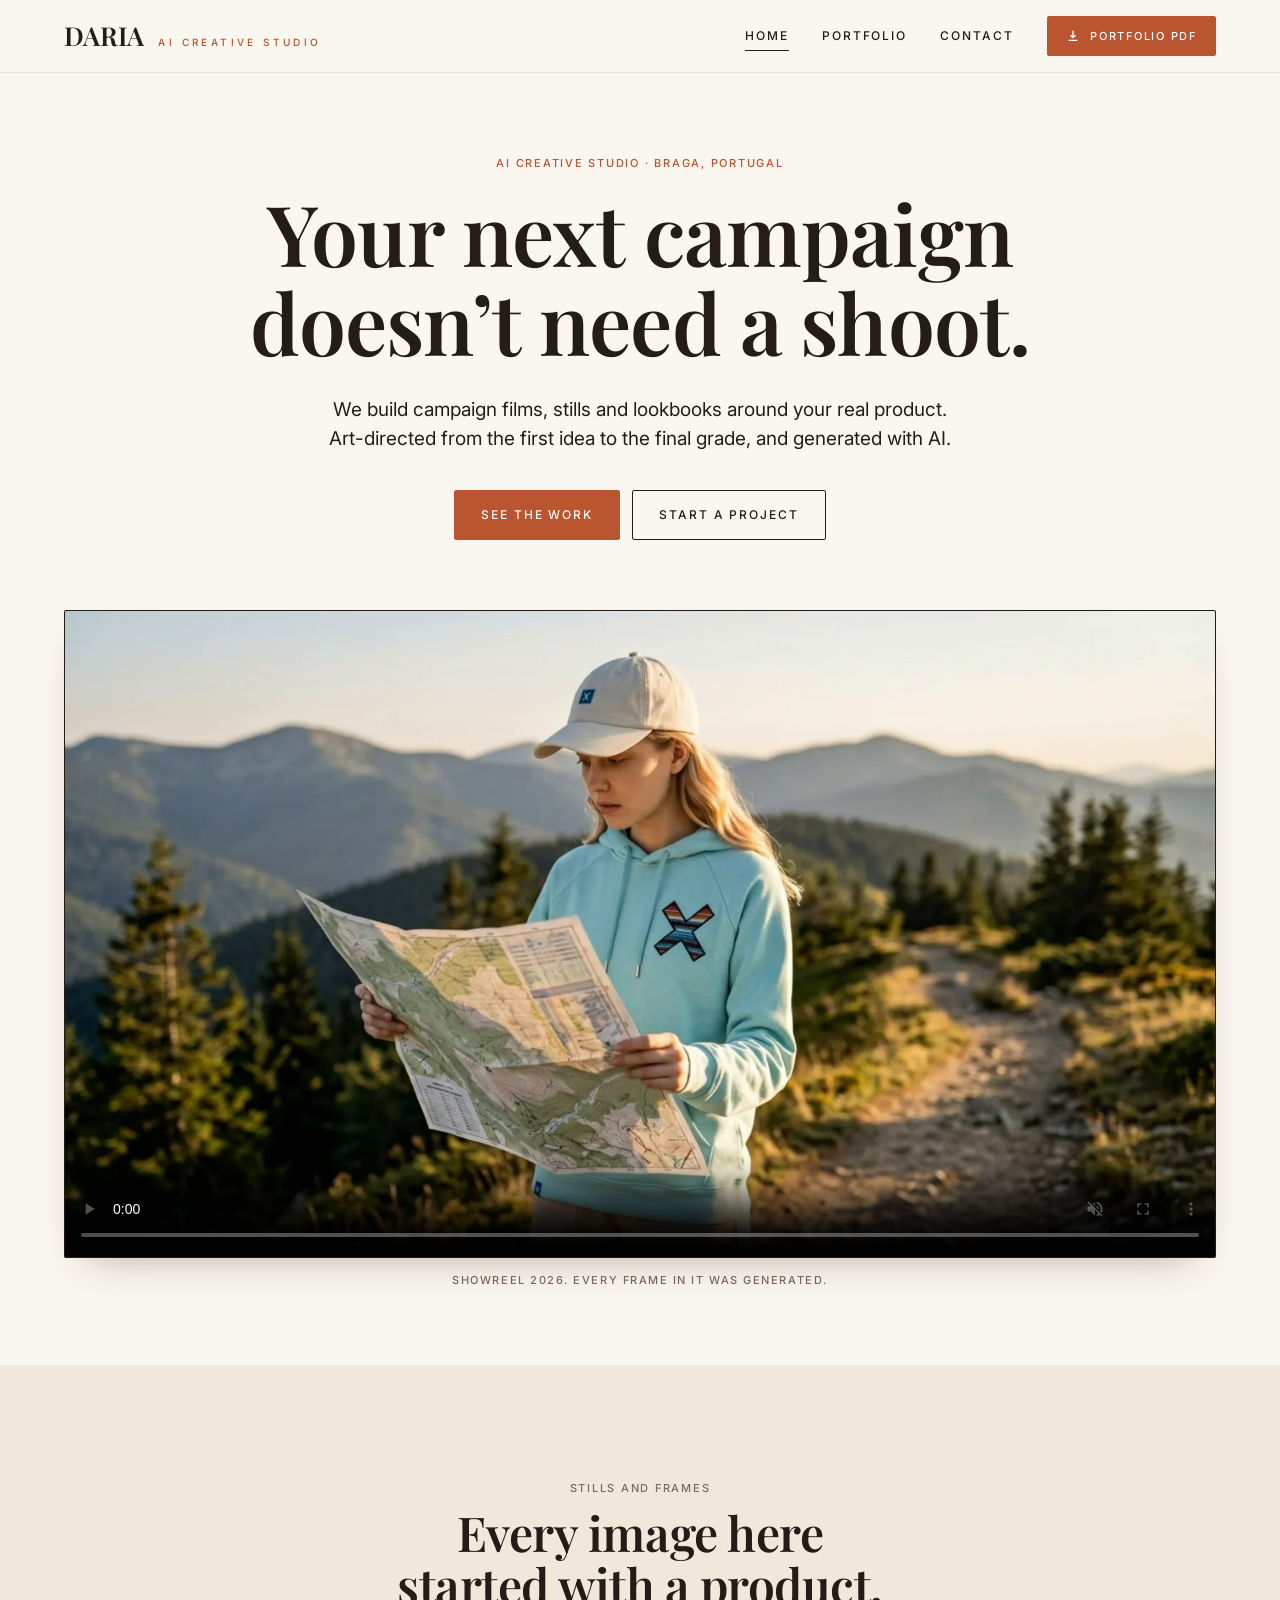
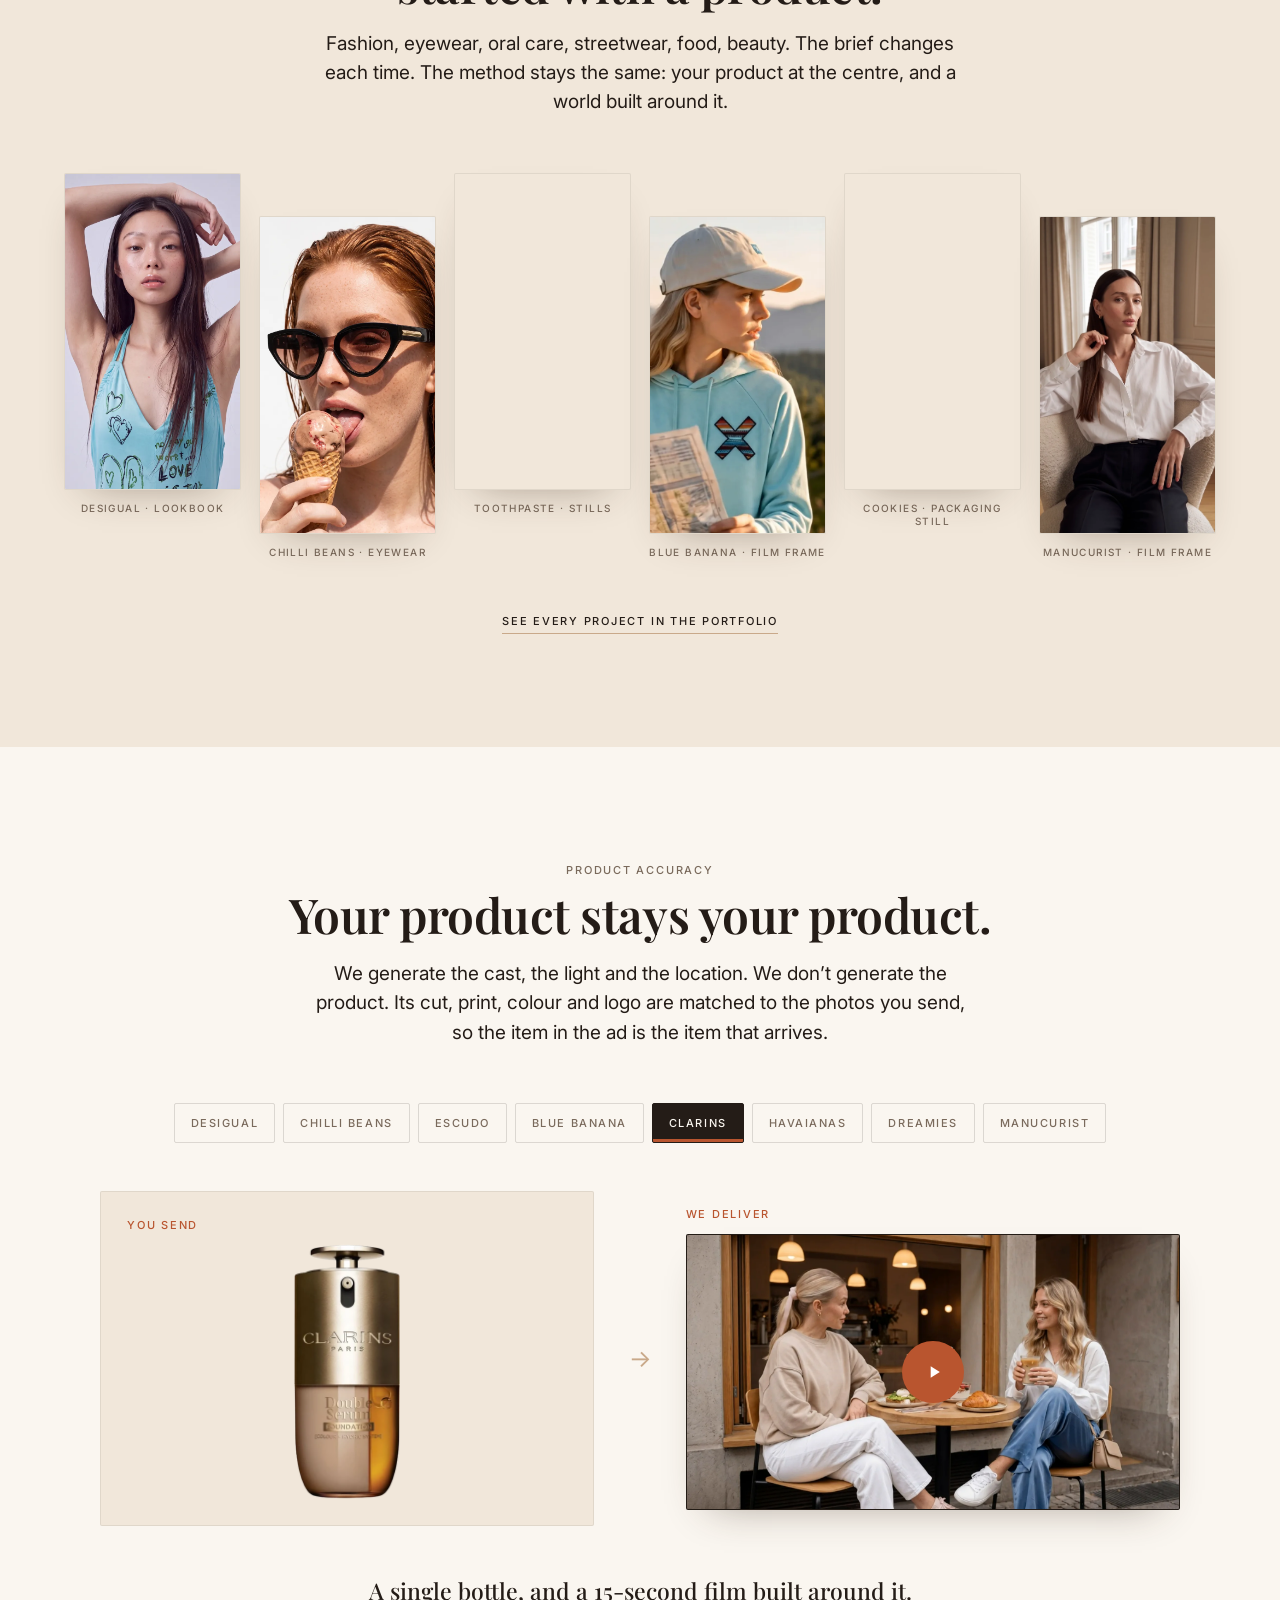
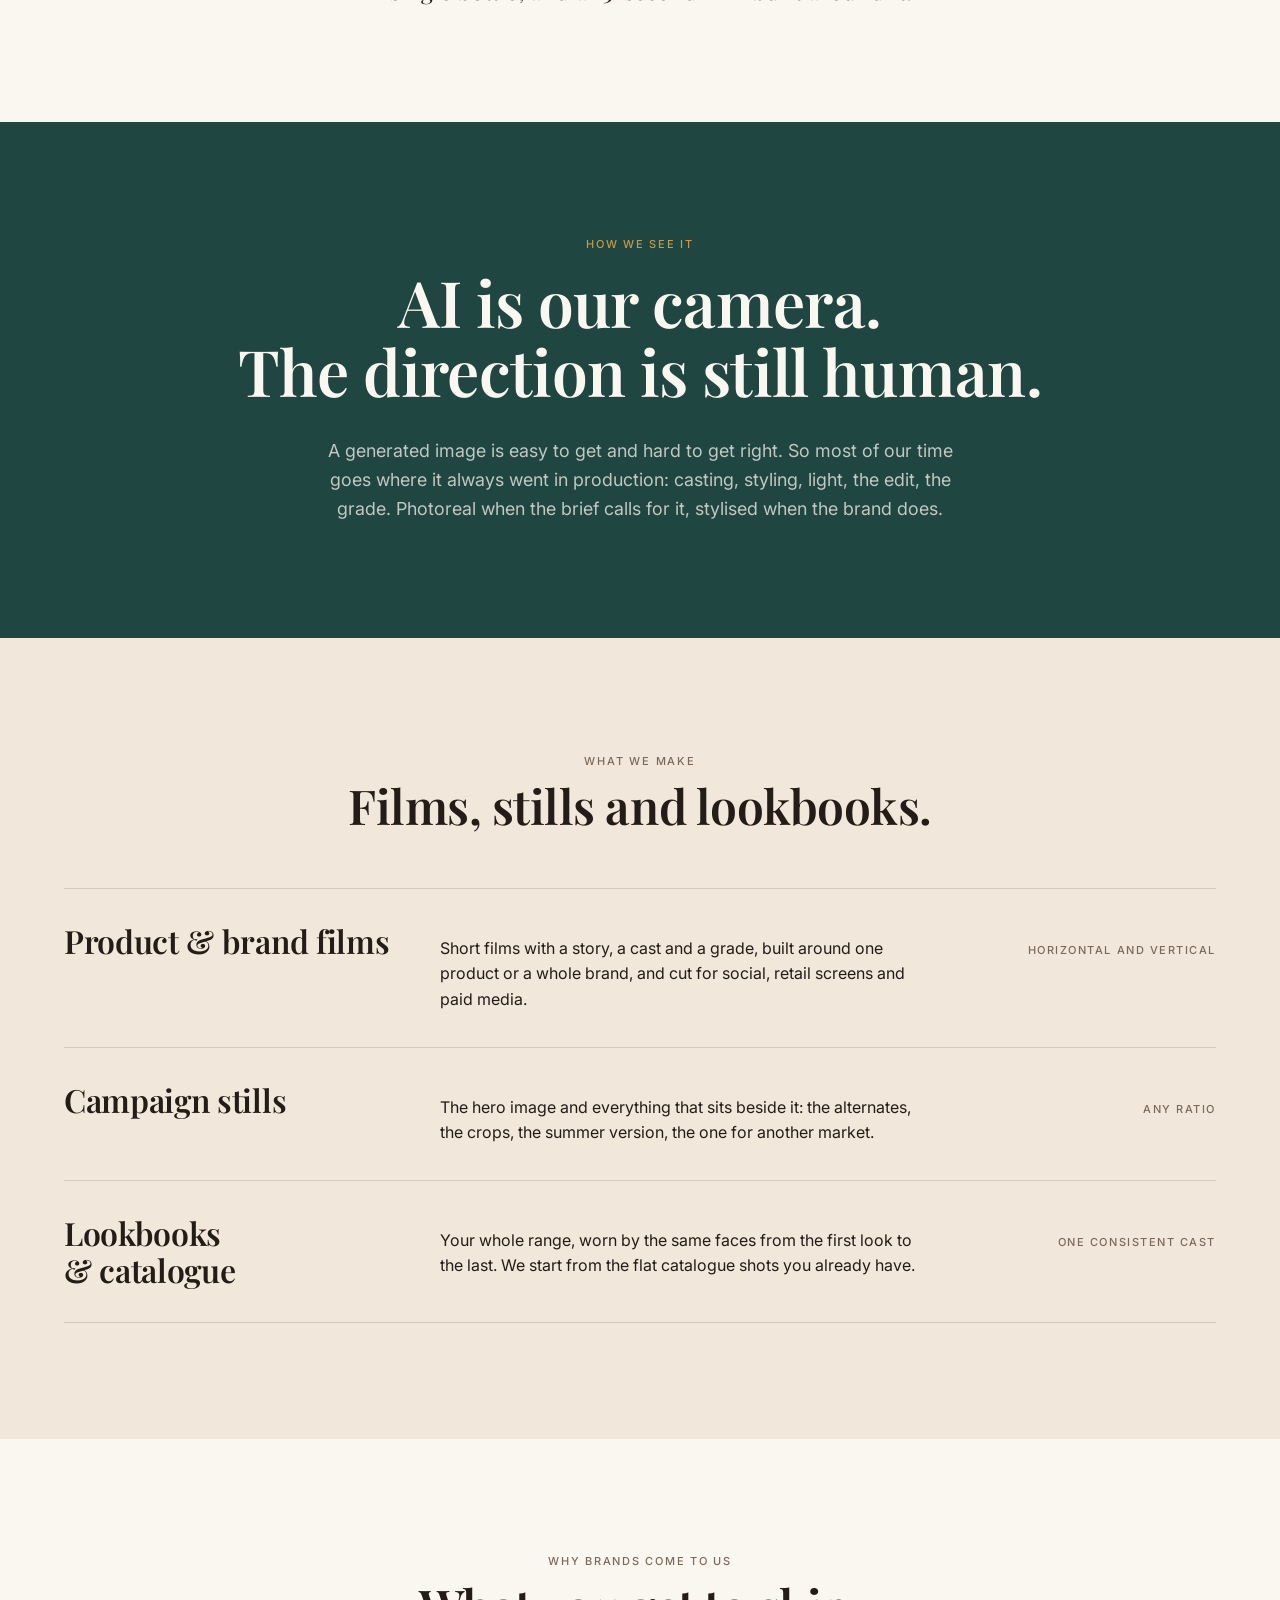
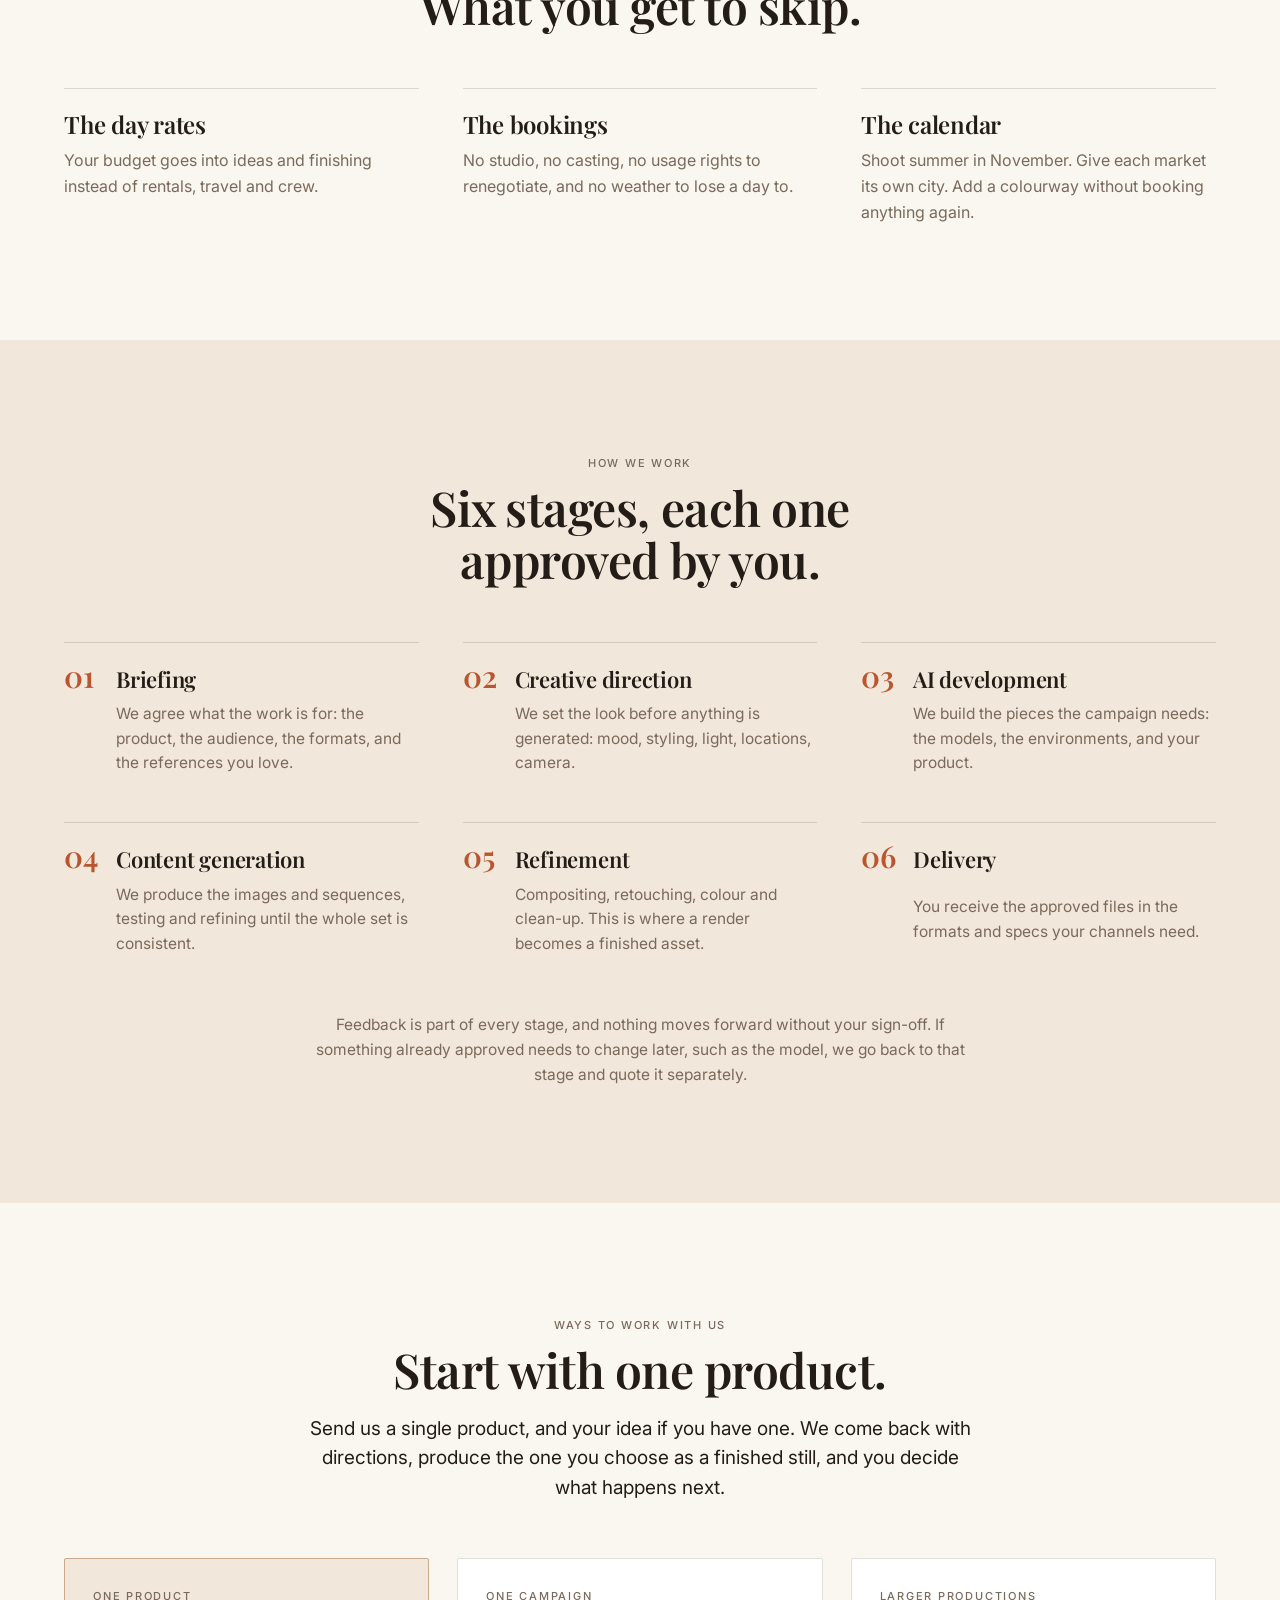
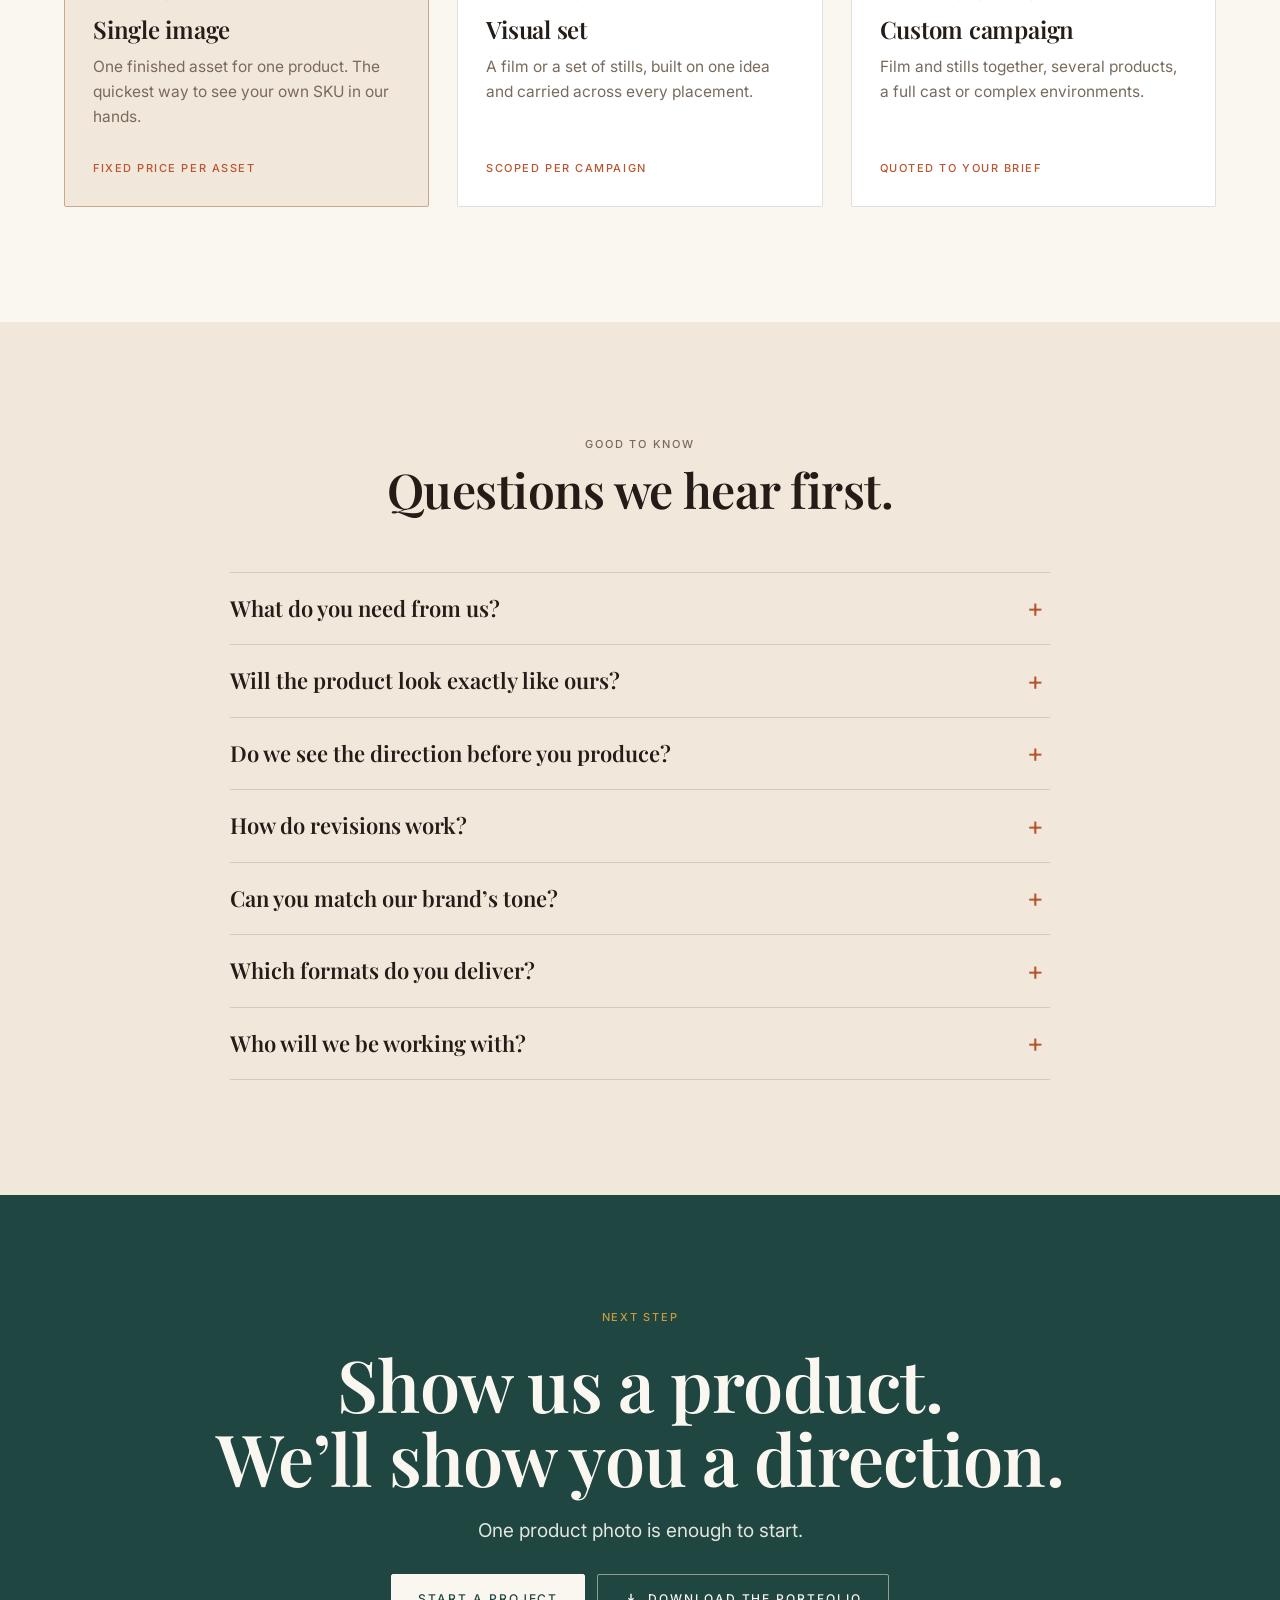
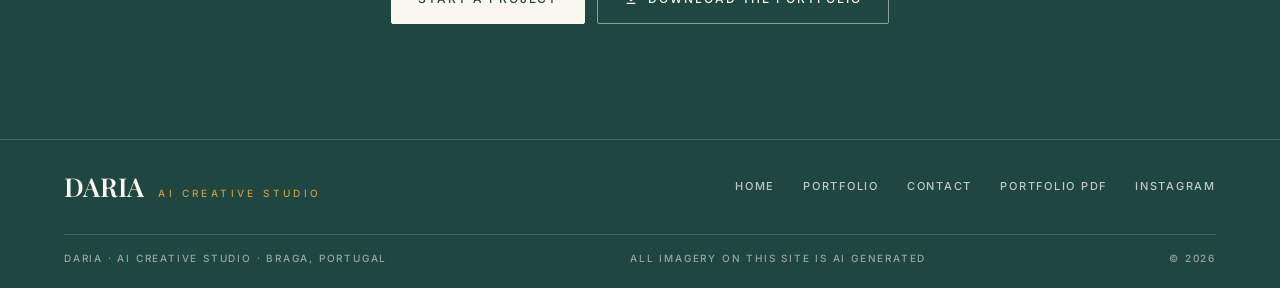
<file: site/index.html>
<!DOCTYPE html>
<html lang="en">
<head>
<meta charset="utf-8">
<meta name="viewport" content="width=device-width, initial-scale=1">
<title>DARIA · AI Creative Studio | Campaign films and stills, without the shoot</title>
<meta name="description" content="DARIA is an AI creative studio in Braga, Portugal. We build art-directed campaign films, stills and lookbooks around your real product, starting from the product photos you already have.">
<meta name="theme-color" content="#FAF6F0">
<meta property="og:type" content="website">
<meta property="og:site_name" content="DARIA · AI Creative Studio">
<meta property="og:title" content="DARIA · AI Creative Studio">
<meta property="og:description" content="Your next campaign doesn’t need a shoot. Campaign films, stills and lookbooks built around your real product.">
<meta property="og:image" content="/assets/og.jpg">
<meta name="twitter:card" content="summary_large_image">
<link rel="icon" href="favicon.ico" sizes="32x32">
<link rel="icon" href="assets/icons/icon-192.png" type="image/png" sizes="192x192">
<link rel="apple-touch-icon" href="assets/icons/apple-touch-icon.png">
<link rel="manifest" href="site.webmanifest">
<link rel="preconnect" href="https://fonts.googleapis.com">
<link rel="preconnect" href="https://fonts.gstatic.com" crossorigin>
<link href="https://fonts.googleapis.com/css2?family=Inter:wght@400;500;600&family=Playfair+Display:wght@500;600;700&display=swap" rel="stylesheet">
<link rel="preload" as="image" href="assets/video/showreel-frame.webp">
<link rel="stylesheet" href="assets/css/site.css">
<script>document.documentElement.classList.add('js')</script>
</head>
<body>
<a class="skip" href="#main">Skip to content</a>

<header class="site-head">
  <div class="wrap site-head__in">
    <a class="brand" href="index.html" aria-label="DARIA, AI Creative Studio, home">
      <span class="brand__mark">DARIA</span>
      <span class="brand__sub">AI Creative Studio</span>
    </a>
    <button class="nav-toggle" type="button" aria-expanded="false" aria-controls="nav">Menu</button>
    <nav class="nav" id="nav" aria-label="Main">
      <a href="index.html" aria-current="page">Home</a>
      <a href="portfolio.html">Portfolio</a>
      <a href="contact.html">Contact</a>
      <a class="btn btn--sm" href="downloads/DARIA-AI-Creative-Studio-Portfolio.pdf" download>
        <svg viewBox="0 0 16 16" aria-hidden="true"><path d="M8 2v8m0 0L5 7m3 3 3-3M3 13h10"/></svg>Portfolio PDF
      </a>
    </nav>
  </div>
</header>

<main id="main">

<!-- ============================================================
     Hero: the headline, then the showreel
     ============================================================ -->
<section class="hero">
  <div class="wrap">
    <div class="hero__text">
      <span class="eyebrow eyebrow--accent">AI creative studio · Braga, Portugal</span>
      <h1>Your next campaign<br>doesn’t need a shoot.</h1>
      <p class="lede">We build campaign films, stills and lookbooks around your real product. Art-directed from the first idea to the final grade, and generated with AI.</p>
      <div class="actions">
        <a class="btn" href="portfolio.html">See the work</a>
        <a class="btn btn--ghost" href="contact.html">Start a project</a>
      </div>
    </div>

    <figure class="reel" data-reel>
      <div class="film">
        <video controls autoplay muted loop playsinline preload="metadata" poster="assets/video/showreel-frame.webp" width="1920" height="1080" aria-label="DARIA showreel, 35 seconds">
          <source src="assets/video/showreel-720.mp4" type="video/mp4" media="(max-width: 760px)">
          <source src="assets/video/showreel.mp4" type="video/mp4">
        </video>
      </div>
      <figcaption class="reel__cap">Showreel 2026. Every frame in it was generated.</figcaption>
    </figure>
  </div>
</section>

<!-- ============================================================
     Stills and frames
     ============================================================ -->
<section class="section band--sand">
  <div class="wrap">
    <header class="intro" data-reveal>
      <span class="eyebrow">Stills and frames</span>
      <h2>Every image here started with a product.</h2>
      <p class="lede">Fashion, eyewear, oral care, streetwear, food, beauty. The brief changes each time. The method stays the same: your product at the centre, and a world built around it.</p>
    </header>

    <div class="strip" data-reveal>
      <a class="strip__item" href="portfolio.html">
        <span class="shot"><img src="assets/img/desigual/look3-2-sm.webp" srcset="assets/img/desigual/look3-2-sm.webp 640w, assets/img/desigual/look3-2-lg.webp 1280w" sizes="(min-width: 721px) 16vw, 62vw" width="640" height="1147" loading="lazy" decoding="async" alt="AI-generated portrait of a model in a turquoise Desigual dress, arms raised"></span>
        <span class="eyebrow strip__cap">Desigual · lookbook</span>
      </a>
      <a class="strip__item" href="portfolio.html">
        <span class="shot"><img src="assets/img/chilli-beans/final-3-sm.webp" srcset="assets/img/chilli-beans/final-3-sm.webp 640w, assets/img/chilli-beans/final-3-lg.webp 1280w" sizes="(min-width: 721px) 16vw, 62vw" width="640" height="1147" loading="lazy" decoding="async" alt="AI-generated still of a red-haired woman in cat-eye Chilli Beans sunglasses with an ice cream"></span>
        <span class="eyebrow strip__cap">Chilli Beans · eyewear</span>
      </a>
      <a class="strip__item" href="portfolio.html">
        <span class="shot"><img src="assets/img/toothpaste/final-1-sm.webp" srcset="assets/img/toothpaste/final-1-sm.webp 640w, assets/img/toothpaste/final-1-lg.webp 1280w" sizes="(min-width: 721px) 16vw, 62vw" width="640" height="857" loading="lazy" decoding="async" style="object-position:42% 50%" alt="AI-generated still of a smiling woman holding a tube of whitening toothpaste against a blue backdrop"></span>
        <span class="eyebrow strip__cap">Toothpaste · stills</span>
      </a>
      <a class="strip__item" href="portfolio.html">
        <span class="shot"><img src="assets/video/blue-banana-frame.webp" width="1600" height="893" loading="lazy" decoding="async" style="object-position:66% 50%" alt="Frame from the AI-generated Blue Banana film: a hiker in a cap and hoodie reading a map above a mountain range"></span>
        <span class="eyebrow strip__cap">Blue Banana · film frame</span>
      </a>
      <a class="strip__item" href="portfolio.html">
        <span class="shot"><img src="assets/img/cookies/final-1-sm.webp" srcset="assets/img/cookies/final-1-sm.webp 640w, assets/img/cookies/final-1-lg.webp 1280w" sizes="(min-width: 721px) 16vw, 62vw" width="640" height="954" loading="lazy" decoding="async" alt="AI-generated packaging still: a box of cheese biscuits on linen beside a cheese board and tea"></span>
        <span class="eyebrow strip__cap">Cookies · packaging still</span>
      </a>
      <a class="strip__item" href="portfolio.html">
        <span class="shot"><img src="assets/video/manucurist-frame.webp" width="900" height="1600" loading="lazy" decoding="async" alt="Frame from the AI-generated Manucurist film: a woman in a white shirt seated by a window"></span>
        <span class="eyebrow strip__cap">Manucurist · film frame</span>
      </a>
    </div>

    <p class="after-row"><a class="textlink" href="portfolio.html">See every project in the portfolio</a></p>
  </div>
</section>

<!-- ============================================================
     What you send, what we deliver. Rotates through the projects.
     ============================================================ -->
<section class="section" data-rotator>
  <div class="wrap">
    <header class="intro" data-reveal>
      <span class="eyebrow">Product accuracy</span>
      <h2>Your product stays your product.</h2>
      <p class="lede">We generate the cast, the light and the location. We don’t generate the product. Its cut, print, colour and logo are matched to the photos you send, so the item in the ad is the item that arrives.</p>
    </header>

    <div class="tabs tabs--auto" role="tablist" aria-label="Projects">
      <button class="chip" type="button" role="tab" id="tab-desigual" aria-controls="proof-desigual" aria-selected="true">Desigual</button>
      <button class="chip" type="button" role="tab" id="tab-chilli" aria-controls="proof-chilli" aria-selected="false" tabindex="-1">Chilli Beans</button>
      <button class="chip" type="button" role="tab" id="tab-escudo" aria-controls="proof-escudo" aria-selected="false" tabindex="-1">Escudo</button>
      <button class="chip" type="button" role="tab" id="tab-bluebanana" aria-controls="proof-bluebanana" aria-selected="false" tabindex="-1">Blue Banana</button>
      <button class="chip" type="button" role="tab" id="tab-clarins" aria-controls="proof-clarins" aria-selected="false" tabindex="-1">Clarins</button>
      <button class="chip" type="button" role="tab" id="tab-havaianas" aria-controls="proof-havaianas" aria-selected="false" tabindex="-1">Havaianas</button>
      <button class="chip" type="button" role="tab" id="tab-dreamies" aria-controls="proof-dreamies" aria-selected="false" tabindex="-1">Dreamies</button>
      <button class="chip" type="button" role="tab" id="tab-manucurist" aria-controls="proof-manucurist" aria-selected="false" tabindex="-1">Manucurist</button>
    </div>

    <div class="proof-stage">

      <div class="proof is-active" id="proof-desigual" role="tabpanel" aria-labelledby="tab-desigual">
        <div class="proof__in">
          <span class="eyebrow proof__label">You send</span>
          <div class="refs refs--3">
            <div class="ref"><img src="assets/img/refs/desigual-1.webp" alt="Desigual flower dress, product cut-out"></div>
            <div class="ref"><img src="assets/img/refs/desigual-2.webp" alt="Desigual sandals, product cut-out"></div>
            <div class="ref"><img src="assets/img/refs/desigual-3.webp" alt="Desigual backpack, product cut-out"></div>
          </div>
        </div>
        <span class="proof__arrow" aria-hidden="true">&rarr;</span>
        <div class="proof__out">
          <span class="eyebrow proof__label">We deliver</span>
          <div class="finals">
            <span class="shot"><img src="assets/img/desigual/look1-1-sm.webp" width="640" height="1147" alt="AI-generated still: a model standing in the flower dress with the sandals and backpack"></span>
            <span class="shot"><img src="assets/img/desigual/look1-2-sm.webp" width="640" height="1147" alt="AI-generated still: the same model crouching in the flower dress"></span>
            <span class="shot"><img src="assets/img/desigual/look1-3-sm.webp" width="640" height="1147" alt="AI-generated still: the same model seated, showing the dress print and sandals"></span>
          </div>
        </div>
        <p class="proof__note">Three flat catalogue shots, styled into one editorial look.</p>
      </div>

      <div class="proof" id="proof-chilli" role="tabpanel" aria-labelledby="tab-chilli">
        <div class="proof__in">
          <span class="eyebrow proof__label">You send</span>
          <div class="refs refs--3 refs--wide">
            <div class="ref"><img src="assets/img/refs/chilli-beans-1.webp" loading="lazy" alt="Chilli Beans cat-eye sunglasses, product cut-out"></div>
            <div class="ref"><img src="assets/img/refs/chilli-beans-2.webp" loading="lazy" alt="Chilli Beans metal-frame sunglasses, product cut-out"></div>
            <div class="ref"><img src="assets/img/refs/chilli-beans-3.webp" loading="lazy" alt="Chilli Beans black wrap sunglasses, product cut-out"></div>
          </div>
        </div>
        <span class="proof__arrow" aria-hidden="true">&rarr;</span>
        <div class="proof__out">
          <span class="eyebrow proof__label">We deliver</span>
          <div class="finals">
            <span class="shot"><img src="assets/img/chilli-beans/final-1-sm.webp" width="640" height="1147" loading="lazy" alt="AI-generated still: black sunglasses, a slice of lime"></span>
            <span class="shot"><img src="assets/img/chilli-beans/final-2-sm.webp" width="640" height="1147" loading="lazy" alt="AI-generated still: metal-frame sunglasses, a coconut on a beach"></span>
            <span class="shot"><img src="assets/img/chilli-beans/final-3-sm.webp" width="640" height="1147" loading="lazy" alt="AI-generated still: cat-eye sunglasses, an ice cream"></span>
          </div>
        </div>
        <p class="proof__note">Three pairs from the online shop, taken to the beach.</p>
      </div>

      <div class="proof" id="proof-escudo" role="tabpanel" aria-labelledby="tab-escudo">
        <div class="proof__in">
          <span class="eyebrow proof__label">You send</span>
          <div class="refs refs--1">
            <div class="ref"><img src="assets/img/refs/escudo-1.webp" loading="lazy" alt="Escudo watch, product cut-out"></div>
          </div>
        </div>
        <span class="proof__arrow" aria-hidden="true">&rarr;</span>
        <div class="proof__out">
          <span class="eyebrow proof__label">We deliver</span>
          <div class="film">
            <video controls playsinline preload="none" poster="assets/video/escudo-frame.webp" width="1934" height="1080" aria-label="Escudo brand film, 23 seconds">
              <source src="assets/video/escudo.mp4" type="video/mp4">
            </video>
            <button class="film__play" type="button" aria-label="Play the Escudo film"><span class="play"><svg viewBox="0 0 24 24" aria-hidden="true"><path d="M8 5v14l11-7z"/></svg></span></button>
          </div>
        </div>
        <p class="proof__note">One watch, written into a 23-second sailing film.</p>
      </div>

      <div class="proof" id="proof-bluebanana" role="tabpanel" aria-labelledby="tab-bluebanana">
        <div class="proof__in">
          <span class="eyebrow proof__label">You send</span>
          <div class="refs refs--4">
            <div class="ref"><img src="assets/img/refs/blue-banana-1.webp" loading="lazy" alt="Blue Banana hoodie, front and back, product cut-out"></div>
            <div class="ref"><img src="assets/img/refs/blue-banana-2.webp" loading="lazy" alt="Blue Banana shorts, product cut-out"></div>
            <div class="ref"><img src="assets/img/refs/blue-banana-3.webp" loading="lazy" alt="Blue Banana sock, product cut-out"></div>
            <div class="ref"><img src="assets/img/refs/blue-banana-4.webp" loading="lazy" alt="Blue Banana cap, product cut-out"></div>
          </div>
        </div>
        <span class="proof__arrow" aria-hidden="true">&rarr;</span>
        <div class="proof__out">
          <span class="eyebrow proof__label">We deliver</span>
          <div class="film">
            <video controls playsinline preload="none" poster="assets/video/blue-banana-frame.webp" width="1934" height="1080" aria-label="Blue Banana brand film, 19 seconds">
              <source src="assets/video/blue-banana.mp4" type="video/mp4">
            </video>
            <button class="film__play" type="button" aria-label="Play the Blue Banana film"><span class="play"><svg viewBox="0 0 24 24" aria-hidden="true"><path d="M8 5v14l11-7z"/></svg></span></button>
          </div>
        </div>
        <p class="proof__note">A four-piece drop, filmed in the mountains at golden hour.</p>
      </div>

      <div class="proof" id="proof-clarins" role="tabpanel" aria-labelledby="tab-clarins">
        <div class="proof__in">
          <span class="eyebrow proof__label">You send</span>
          <div class="refs refs--1">
            <div class="ref"><img src="assets/img/refs/clarins-1.webp" loading="lazy" alt="Clarins serum bottle, product cut-out"></div>
          </div>
        </div>
        <span class="proof__arrow" aria-hidden="true">&rarr;</span>
        <div class="proof__out">
          <span class="eyebrow proof__label">We deliver</span>
          <div class="film">
            <video controls playsinline preload="none" poster="assets/video/clarins-frame.webp" width="1934" height="1080" aria-label="Clarins product film, 15 seconds">
              <source src="assets/video/clarins.mp4" type="video/mp4">
            </video>
            <button class="film__play" type="button" aria-label="Play the Clarins film"><span class="play"><svg viewBox="0 0 24 24" aria-hidden="true"><path d="M8 5v14l11-7z"/></svg></span></button>
          </div>
        </div>
        <p class="proof__note">A single bottle, and a 15-second film built around it.</p>
      </div>

      <div class="proof" id="proof-havaianas" role="tabpanel" aria-labelledby="tab-havaianas">
        <div class="proof__in">
          <span class="eyebrow proof__label">You send</span>
          <div class="refs refs--4">
            <div class="ref"><img src="assets/img/refs/havaianas-1.webp" loading="lazy" alt="Havaianas flip-flops, colourway one, product cut-out"></div>
            <div class="ref"><img src="assets/img/refs/havaianas-2.webp" loading="lazy" alt="Havaianas flip-flops, colourway two, product cut-out"></div>
            <div class="ref"><img src="assets/img/refs/havaianas-3.webp" loading="lazy" alt="Havaianas flip-flops, colourway three, product cut-out"></div>
            <div class="ref"><img src="assets/img/refs/havaianas-4.webp" loading="lazy" alt="Havaianas flip-flops, colourway four, product cut-out"></div>
            <div class="ref"><img src="assets/img/refs/havaianas-5.webp" loading="lazy" alt="Havaianas flip-flops, colourway five, product cut-out"></div>
            <div class="ref"><img src="assets/img/refs/havaianas-6.webp" loading="lazy" alt="Havaianas flip-flops, colourway six, product cut-out"></div>
            <div class="ref"><img src="assets/img/refs/havaianas-7.webp" loading="lazy" alt="Havaianas flip-flops, colourway seven, product cut-out"></div>
          </div>
        </div>
        <span class="proof__arrow" aria-hidden="true">&rarr;</span>
        <div class="proof__out">
          <span class="eyebrow proof__label">We deliver</span>
          <div class="film">
            <video controls playsinline preload="none" poster="assets/video/havaianas-frame.webp" width="1934" height="1080" aria-label="Havaianas brand film, 12 seconds">
              <source src="assets/video/havaianas.mp4" type="video/mp4">
            </video>
            <button class="film__play" type="button" aria-label="Play the Havaianas film"><span class="play"><svg viewBox="0 0 24 24" aria-hidden="true"><path d="M8 5v14l11-7z"/></svg></span></button>
          </div>
        </div>
        <p class="proof__note">Seven colourways in one 12-second film.</p>
      </div>

      <div class="proof" id="proof-dreamies" role="tabpanel" aria-labelledby="tab-dreamies">
        <div class="proof__in">
          <span class="eyebrow proof__label">You send</span>
          <div class="refs refs--1">
            <div class="ref"><img src="assets/img/refs/dreamies-1.webp" loading="lazy" alt="Dreamies cat treats pack, product cut-out"></div>
          </div>
        </div>
        <span class="proof__arrow" aria-hidden="true">&rarr;</span>
        <div class="proof__out">
          <span class="eyebrow proof__label">We deliver</span>
          <div class="film">
            <video controls playsinline preload="none" poster="assets/video/dreamies-frame.webp" width="1920" height="1080" aria-label="Dreamies product film, 15 seconds">
              <source src="assets/video/dreamies.mp4" type="video/mp4">
            </video>
            <button class="film__play" type="button" aria-label="Play the Dreamies film"><span class="play"><svg viewBox="0 0 24 24" aria-hidden="true"><path d="M8 5v14l11-7z"/></svg></span></button>
          </div>
        </div>
        <p class="proof__note">One pack of treats, and a comic short in the brand’s own humour.</p>
      </div>

      <div class="proof" id="proof-manucurist" role="tabpanel" aria-labelledby="tab-manucurist">
        <div class="proof__in">
          <span class="eyebrow proof__label">You send</span>
          <div class="refs refs--1">
            <div class="ref"><img src="assets/img/refs/manucurist-1.webp" loading="lazy" alt="Two Manucurist nail polish bottles, product cut-out"></div>
          </div>
        </div>
        <span class="proof__arrow" aria-hidden="true">&rarr;</span>
        <div class="proof__out">
          <span class="eyebrow proof__label">We deliver</span>
          <div class="film film--916">
            <video controls playsinline preload="none" poster="assets/video/manucurist-frame.webp" width="1080" height="1920" aria-label="Manucurist product film, 8 seconds, vertical">
              <source src="assets/video/manucurist.mp4" type="video/mp4">
            </video>
            <button class="film__play" type="button" aria-label="Play the Manucurist film"><span class="play"><svg viewBox="0 0 24 24" aria-hidden="true"><path d="M8 5v14l11-7z"/></svg></span></button>
          </div>
        </div>
        <p class="proof__note">Two polishes, filmed vertically for social.</p>
      </div>

    </div>
  </div>
</section>

<!-- ============================================================
     Point of view
     ============================================================ -->
<section class="section band--pine statement">
  <div class="wrap" data-reveal>
    <span class="eyebrow">How we see it</span>
    <h2>AI is our camera.<br>The direction is still human.</h2>
    <p>A generated image is easy to get and hard to get right. So most of our time goes where it always went in production: casting, styling, light, the edit, the grade. Photoreal when the brief calls for it, stylised when the brand does.</p>
  </div>
</section>

<!-- ============================================================
     What we make
     ============================================================ -->
<section class="section band--sand">
  <div class="wrap">
    <header class="intro" data-reveal>
      <span class="eyebrow">What we make</span>
      <h2>Films, stills and lookbooks.</h2>
    </header>
    <div data-reveal>
      <article class="svc">
        <h3>Product &amp; brand films</h3>
        <p>Short films with a story, a cast and a grade, built around one product or a whole brand, and cut for social, retail screens and paid media.</p>
        <span class="meta">Horizontal and vertical</span>
      </article>
      <article class="svc">
        <h3>Campaign stills</h3>
        <p>The hero image and everything that sits beside it: the alternates, the crops, the summer version, the one for another market.</p>
        <span class="meta">Any ratio</span>
      </article>
      <article class="svc">
        <h3>Lookbooks &amp; catalogue</h3>
        <p>Your whole range, worn by the same faces from the first look to the last. We start from the flat catalogue shots you already have.</p>
        <span class="meta">One consistent cast</span>
      </article>
    </div>
  </div>
</section>

<!-- ============================================================
     Why
     ============================================================ -->
<section class="section">
  <div class="wrap">
    <header class="intro" data-reveal>
      <span class="eyebrow">Why brands come to us</span>
      <h2>What you get to skip.</h2>
    </header>
    <div class="why" data-reveal>
      <div>
        <h3>The day rates</h3>
        <p>Your budget goes into ideas and finishing instead of rentals, travel and crew.</p>
      </div>
      <div>
        <h3>The bookings</h3>
        <p>No studio, no casting, no usage rights to renegotiate, and no weather to lose a day to.</p>
      </div>
      <div>
        <h3>The calendar</h3>
        <p>Shoot summer in November. Give each market its own city. Add a colourway without booking anything again.</p>
      </div>
    </div>
  </div>
</section>

<!-- ============================================================
     Process
     ============================================================ -->
<section class="section band--sand">
  <div class="wrap">
    <header class="intro" data-reveal>
      <span class="eyebrow">How we work</span>
      <h2>Six stages, each one approved by you.</h2>
    </header>
    <ol class="steps" data-reveal>
      <li><span class="num">01</span><h3>Briefing</h3><p>We agree what the work is for: the product, the audience, the formats, and the references you love.</p></li>
      <li><span class="num">02</span><h3>Creative direction</h3><p>We set the look before anything is generated: mood, styling, light, locations, camera.</p></li>
      <li><span class="num">03</span><h3>AI development</h3><p>We build the pieces the campaign needs: the models, the environments, and your product.</p></li>
      <li><span class="num">04</span><h3>Content generation</h3><p>We produce the images and sequences, testing and refining until the whole set is consistent.</p></li>
      <li><span class="num">05</span><h3>Refinement</h3><p>Compositing, retouching, colour and clean-up. This is where a render becomes a finished asset.</p></li>
      <li><span class="num">06</span><h3>Delivery</h3><p>You receive the approved files in the formats and specs your channels need.</p></li>
    </ol>
    <p class="note" data-reveal>Feedback is part of every stage, and nothing moves forward without your sign-off. If something already approved needs to change later, such as the model, we go back to that stage and quote it separately.</p>
  </div>
</section>

<!-- ============================================================
     Ways to work with us
     ============================================================ -->
<section class="section">
  <div class="wrap">
    <header class="intro" data-reveal>
      <span class="eyebrow">Ways to work with us</span>
      <h2>Start with one product.</h2>
      <p class="lede">Send us a single product, and your idea if you have one. We come back with directions, produce the one you choose as a finished still, and you decide what happens next.</p>
    </header>
    <div class="offers" data-reveal>
      <article class="offer offer--feature">
        <span class="eyebrow">One product</span>
        <h3>Single image</h3>
        <p>One finished asset for one product. The quickest way to see your own SKU in our hands.</p>
        <span class="price">Fixed price per asset</span>
      </article>
      <article class="offer">
        <span class="eyebrow">One campaign</span>
        <h3>Visual set</h3>
        <p>A film or a set of stills, built on one idea and carried across every placement.</p>
        <span class="price">Scoped per campaign</span>
      </article>
      <article class="offer">
        <span class="eyebrow">Larger productions</span>
        <h3>Custom campaign</h3>
        <p>Film and stills together, several products, a full cast or complex environments.</p>
        <span class="price">Quoted to your brief</span>
      </article>
    </div>
  </div>
</section>

<!-- ============================================================
     Questions
     ============================================================ -->
<section class="section band--sand">
  <div class="wrap">
    <header class="intro" data-reveal>
      <span class="eyebrow">Good to know</span>
      <h2>Questions we hear first.</h2>
    </header>
    <div class="faq" data-reveal>
      <details>
        <summary>What do you need from us?</summary>
        <p>Product photos or packaging artwork, your brand guidelines, and where the work will run. Nothing new needs to be shot.</p>
      </details>
      <details>
        <summary>Will the product look exactly like ours?</summary>
        <p>Yes. Silhouette, print, colour, hardware and logo placement are matched to your reference. Everything around the product is ours to invent.</p>
      </details>
      <details>
        <summary>Do we see the direction before you produce?</summary>
        <p>Yes. Each stage is reviewed and approved before the next begins, starting with the creative direction.</p>
      </details>
      <details>
        <summary>How do revisions work?</summary>
        <p>Feedback is included at every stage. A change to something you have already approved may mean regenerating earlier work, so we quote that separately.</p>
      </details>
      <details>
        <summary>Can you match our brand’s tone?</summary>
        <p>That is the brief. For Dreamies it meant a stylised, comic film. For Escudo, a slow cinematic one.</p>
      </details>
      <details>
        <summary>Which formats do you deliver?</summary>
        <p>Whatever your channels need. Films and stills in any ratio, composed for the placement instead of cropped to fit.</p>
      </details>
      <details>
        <summary>Who will we be working with?</summary>
        <p>A small studio in Braga, Portugal. You talk to the person making the work, from the first message to the final file.</p>
      </details>
    </div>
  </div>
</section>

</main>

<section class="band--pine close">
  <div class="wrap close__in" data-reveal>
    <span class="eyebrow">Next step</span>
    <h2>Show us a product.<br>We’ll show you a direction.</h2>
    <p class="lede">One product photo is enough to start.</p>
    <div class="actions">
      <a class="btn" href="contact.html">Start a project</a>
      <a class="btn btn--ghost" href="downloads/DARIA-AI-Creative-Studio-Portfolio.pdf" download>
        <svg viewBox="0 0 16 16" aria-hidden="true"><path d="M8 2v8m0 0L5 7m3 3 3-3M3 13h10"/></svg>Download the portfolio
      </a>
    </div>
  </div>
</section>

<footer class="site-foot">
  <div class="wrap">
    <div class="site-foot__top">
      <a class="brand" href="index.html" aria-label="DARIA, AI Creative Studio, home">
        <span class="brand__mark">DARIA</span>
        <span class="brand__sub">AI Creative Studio</span>
      </a>
      <nav class="foot-nav" aria-label="Footer">
        <a href="index.html">Home</a>
        <a href="portfolio.html">Portfolio</a>
        <a href="contact.html">Contact</a>
        <a href="downloads/DARIA-AI-Creative-Studio-Portfolio.pdf" download>Portfolio PDF</a>
        <a href="https://www.instagram.com/daria.studio.ai/" data-instagram target="_blank" rel="noopener">Instagram</a>
      </nav>
    </div>
    <div class="foot-rail">
      <span>DARIA · AI Creative Studio · Braga, Portugal</span>
      <span>All imagery on this site is AI generated</span>
      <span>© 2026</span>
    </div>
  </div>
</footer>

<script src="assets/js/site.js" defer></script>
</body>
</html>
</file>
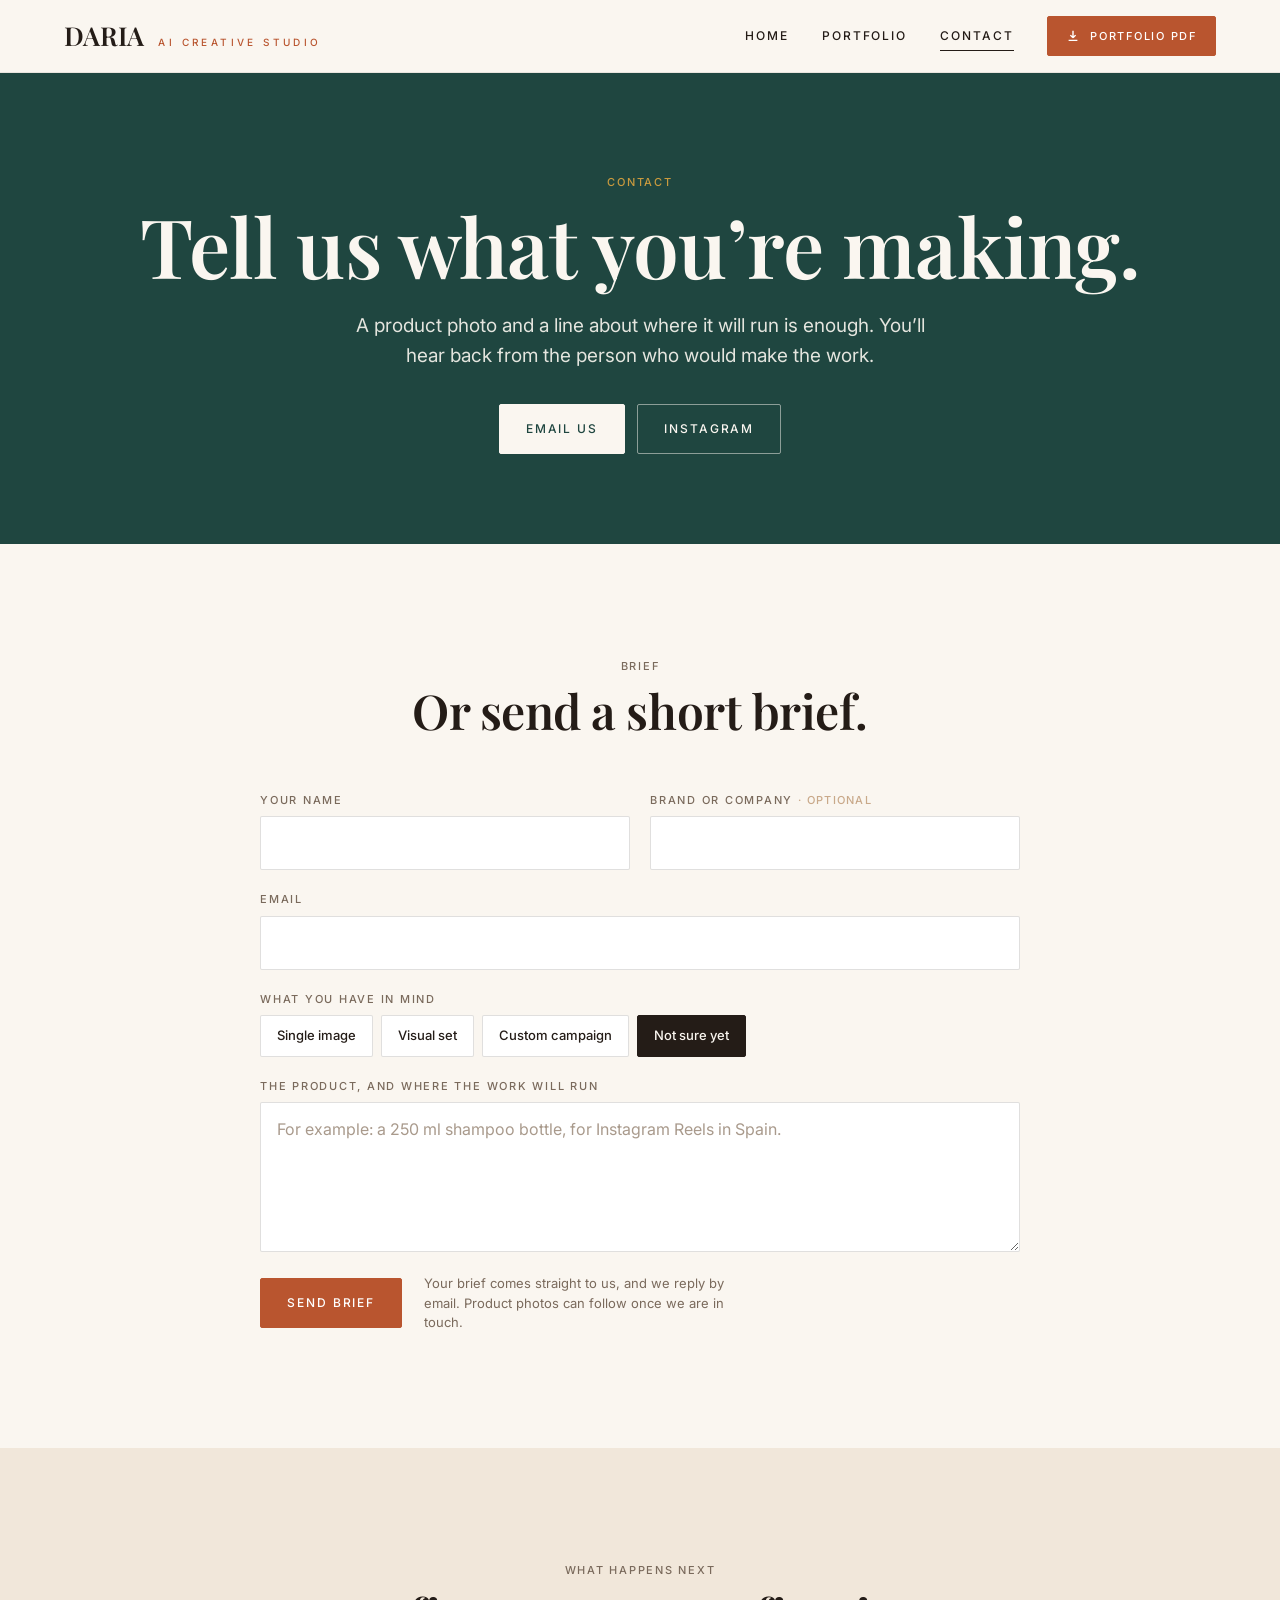
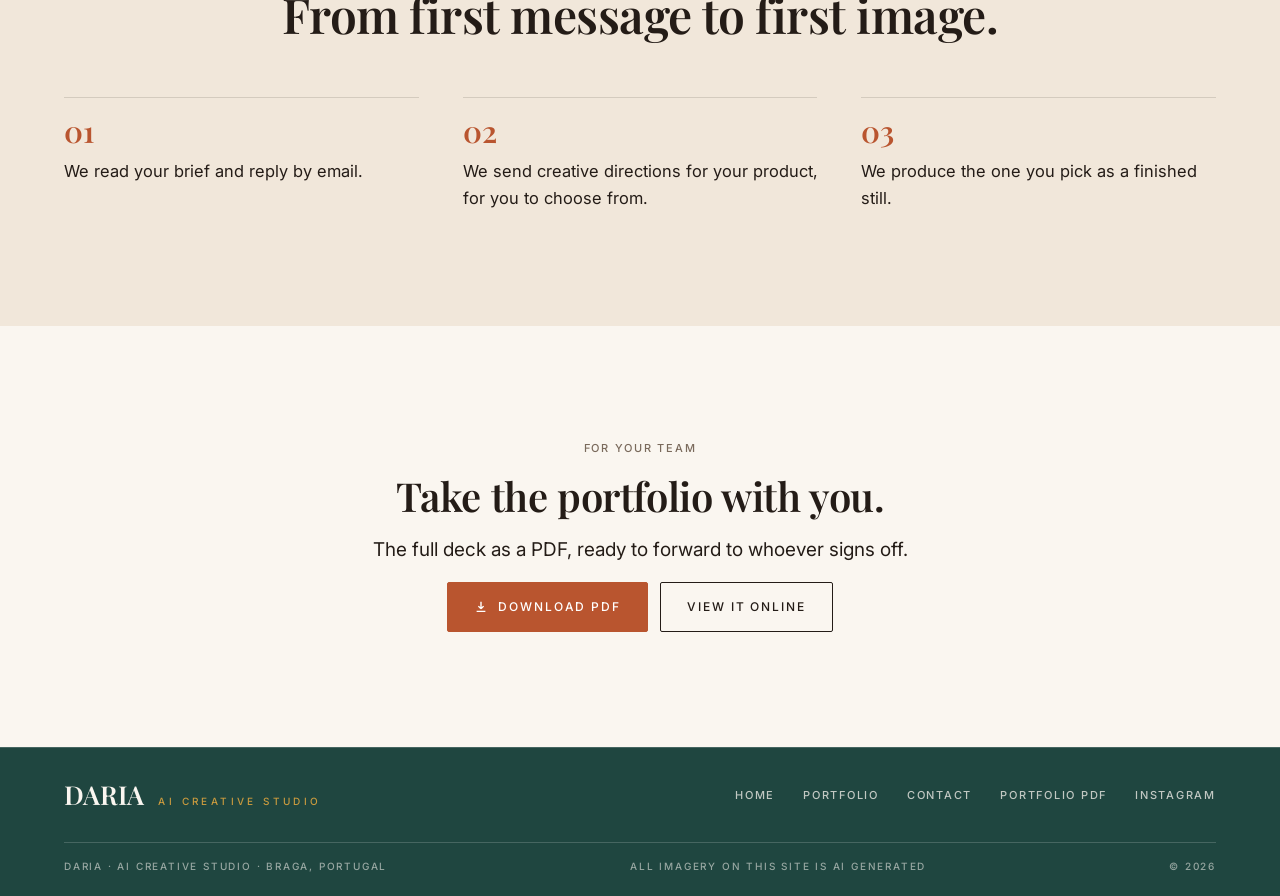
<file: site/contact.html>
<!DOCTYPE html>
<html lang="en">
<head>
<meta charset="utf-8">
<meta name="viewport" content="width=device-width, initial-scale=1">
<title>Contact | DARIA · AI Creative Studio</title>
<meta name="description" content="Start a project with DARIA. Send one product photo and where it needs to run, and we come back with creative directions for your campaign.">
<meta name="theme-color" content="#1F4640">
<meta property="og:type" content="website">
<meta property="og:site_name" content="DARIA · AI Creative Studio">
<meta property="og:title" content="Contact | DARIA · AI Creative Studio">
<meta property="og:description" content="Send one product photo and where it needs to run. We come back with creative directions.">
<meta property="og:image" content="/assets/og.jpg">
<meta name="twitter:card" content="summary_large_image">
<link rel="icon" href="favicon.ico" sizes="32x32">
<link rel="icon" href="assets/icons/icon-192.png" type="image/png" sizes="192x192">
<link rel="apple-touch-icon" href="assets/icons/apple-touch-icon.png">
<link rel="manifest" href="site.webmanifest">
<link rel="preconnect" href="https://fonts.googleapis.com">
<link rel="preconnect" href="https://fonts.gstatic.com" crossorigin>
<link href="https://fonts.googleapis.com/css2?family=Inter:wght@400;500;600&family=Playfair+Display:wght@500;600;700&display=swap" rel="stylesheet">
<link rel="stylesheet" href="assets/css/site.css">
<script>document.documentElement.classList.add('js')</script>
</head>
<body>
<a class="skip" href="#main">Skip to content</a>

<header class="site-head">
  <div class="wrap site-head__in">
    <a class="brand" href="index.html" aria-label="DARIA, AI Creative Studio, home">
      <span class="brand__mark">DARIA</span>
      <span class="brand__sub">AI Creative Studio</span>
    </a>
    <button class="nav-toggle" type="button" aria-expanded="false" aria-controls="nav">Menu</button>
    <nav class="nav" id="nav" aria-label="Main">
      <a href="index.html">Home</a>
      <a href="portfolio.html">Portfolio</a>
      <a href="contact.html" aria-current="page">Contact</a>
      <a class="btn btn--sm" href="downloads/DARIA-AI-Creative-Studio-Portfolio.pdf" download>
        <svg viewBox="0 0 16 16" aria-hidden="true"><path d="M8 2v8m0 0L5 7m3 3 3-3M3 13h10"/></svg>Portfolio PDF
      </a>
    </nav>
  </div>
</header>

<main id="main">

<section class="band--pine contact-hero">
  <div class="wrap contact-hero__in">
    <span class="eyebrow">Contact</span>
    <h1>Tell us what you’re making.</h1>
    <p class="lede">A product photo and a line about where it will run is enough. You’ll hear back from the person who would make the work.</p>
    <!-- The address is never written into the page. The script puts it
         together when one of these buttons is pressed. -->
    <div class="actions contact-hero__actions">
      <button class="btn" type="button" data-mail="A project for DARIA">Email us</button>
      <a class="btn btn--ghost" href="https://www.instagram.com/daria.studio.ai/" data-instagram target="_blank" rel="noopener">Instagram</a>
    </div>
    <noscript><p class="lede">Please turn on JavaScript to email us or send a brief from this page.</p></noscript>
  </div>
</section>

<section class="section">
  <div class="wrap">
    <header class="intro">
      <span class="eyebrow">Brief</span>
      <h2>Or send a short brief.</h2>
    </header>

    <div class="form-card">
      <!-- Briefs go to api/contact.js, which emails them to the studio. -->
      <form class="form" id="brief" data-endpoint="/api/contact" action="#" method="post">
        <div class="form-row">
          <div class="field">
            <label for="f-name">Your name</label>
            <input id="f-name" name="name" type="text" autocomplete="name" required>
          </div>
          <div class="field">
            <label for="f-company">Brand or company <span class="opt">· optional</span></label>
            <input id="f-company" name="company" type="text" autocomplete="organization">
          </div>
        </div>
        <div class="field">
          <label for="f-email">Email</label>
          <input id="f-email" name="email" type="email" autocomplete="email" required>
        </div>
        <fieldset class="field">
          <legend>What you have in mind</legend>
          <div class="choices">
            <label class="choice"><input type="radio" name="interest" value="Single image"><span>Single image</span></label>
            <label class="choice"><input type="radio" name="interest" value="Visual set"><span>Visual set</span></label>
            <label class="choice"><input type="radio" name="interest" value="Custom campaign"><span>Custom campaign</span></label>
            <label class="choice"><input type="radio" name="interest" value="Not sure yet" checked><span>Not sure yet</span></label>
          </div>
        </fieldset>
        <div class="field">
          <label for="f-message">The product, and where the work will run</label>
          <textarea id="f-message" name="message" required placeholder="For example: a 250 ml shampoo bottle, for Instagram Reels in Spain."></textarea>
        </div>
        <div class="hp" aria-hidden="true"><label>Leave this empty <input type="text" name="website" tabindex="-1" autocomplete="off"></label></div>
        <div class="form-foot">
          <button class="btn" type="submit">Send brief</button>
          <p class="form-note">Your brief comes straight to us, and we reply by email. Product photos can follow once we are in touch.</p>
        </div>
        <p class="form-status" role="status" aria-live="polite"></p>
      </form>
    </div>
  </div>
</section>

<section class="section band--sand">
  <div class="wrap">
    <header class="intro">
      <span class="eyebrow">What happens next</span>
      <h2>From first message to first image.</h2>
    </header>
    <ol class="next" data-reveal>
      <li><span class="num">01</span><p>We read your brief and reply by email.</p></li>
      <li><span class="num">02</span><p>We send creative directions for your product, for you to choose from.</p></li>
      <li><span class="num">03</span><p>We produce the one you pick as a finished still.</p></li>
    </ol>
  </div>
</section>

<section class="section">
  <div class="wrap pdf-band">
    <span class="eyebrow">For your team</span>
    <h2>Take the portfolio with you.</h2>
    <p class="lede">The full deck as a PDF, ready to forward to whoever signs off.</p>
    <div class="actions" style="justify-content:center">
      <a class="btn" href="downloads/DARIA-AI-Creative-Studio-Portfolio.pdf" download>
        <svg viewBox="0 0 16 16" aria-hidden="true"><path d="M8 2v8m0 0L5 7m3 3 3-3M3 13h10"/></svg>Download PDF
      </a>
      <a class="btn btn--ghost" href="portfolio.html">View it online</a>
    </div>
  </div>
</section>

</main>

<footer class="site-foot">
  <div class="wrap">
    <div class="site-foot__top">
      <a class="brand" href="index.html" aria-label="DARIA, AI Creative Studio, home">
        <span class="brand__mark">DARIA</span>
        <span class="brand__sub">AI Creative Studio</span>
      </a>
      <nav class="foot-nav" aria-label="Footer">
        <a href="index.html">Home</a>
        <a href="portfolio.html">Portfolio</a>
        <a href="contact.html">Contact</a>
        <a href="downloads/DARIA-AI-Creative-Studio-Portfolio.pdf" download>Portfolio PDF</a>
        <a href="https://www.instagram.com/daria.studio.ai/" data-instagram target="_blank" rel="noopener">Instagram</a>
      </nav>
    </div>
    <div class="foot-rail">
      <span>DARIA · AI Creative Studio · Braga, Portugal</span>
      <span>All imagery on this site is AI generated</span>
      <span>© 2026</span>
    </div>
  </div>
</footer>

<script src="assets/js/site.js" defer></script>
</body>
</html>
</file>
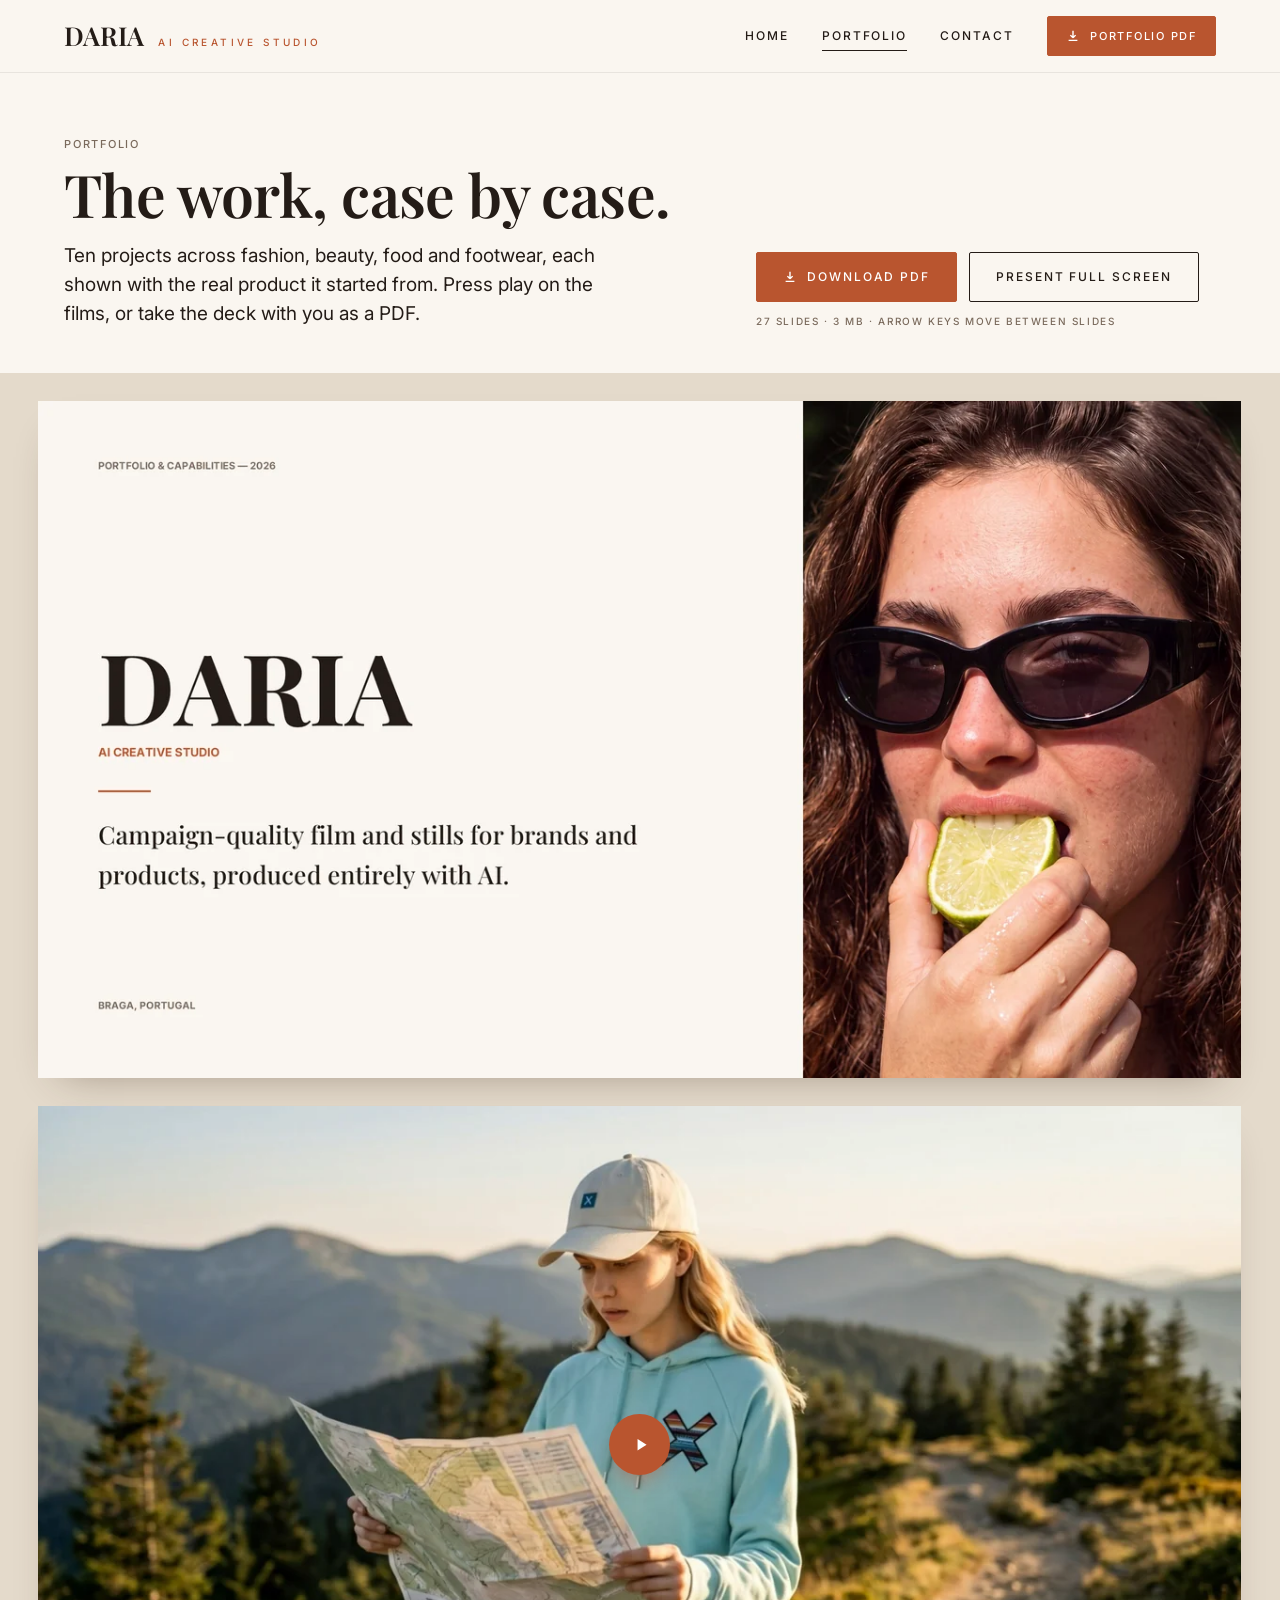
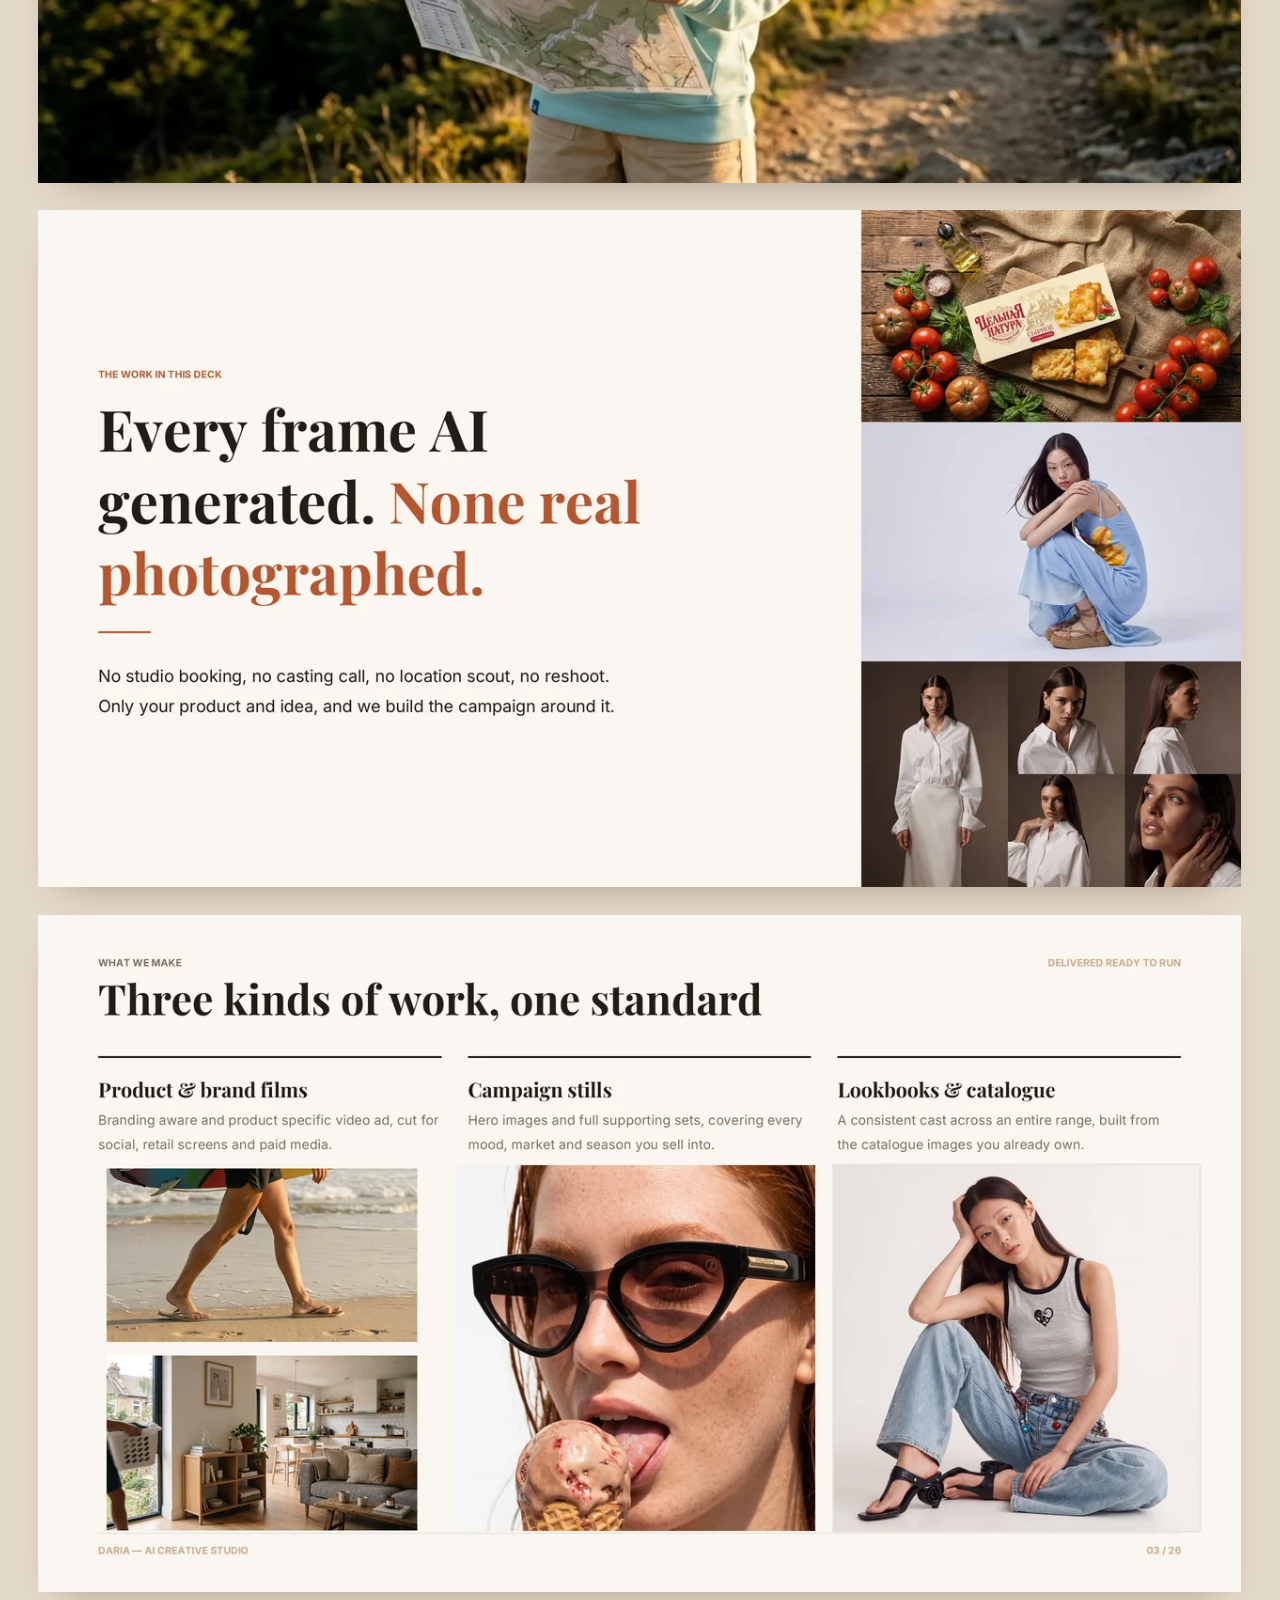
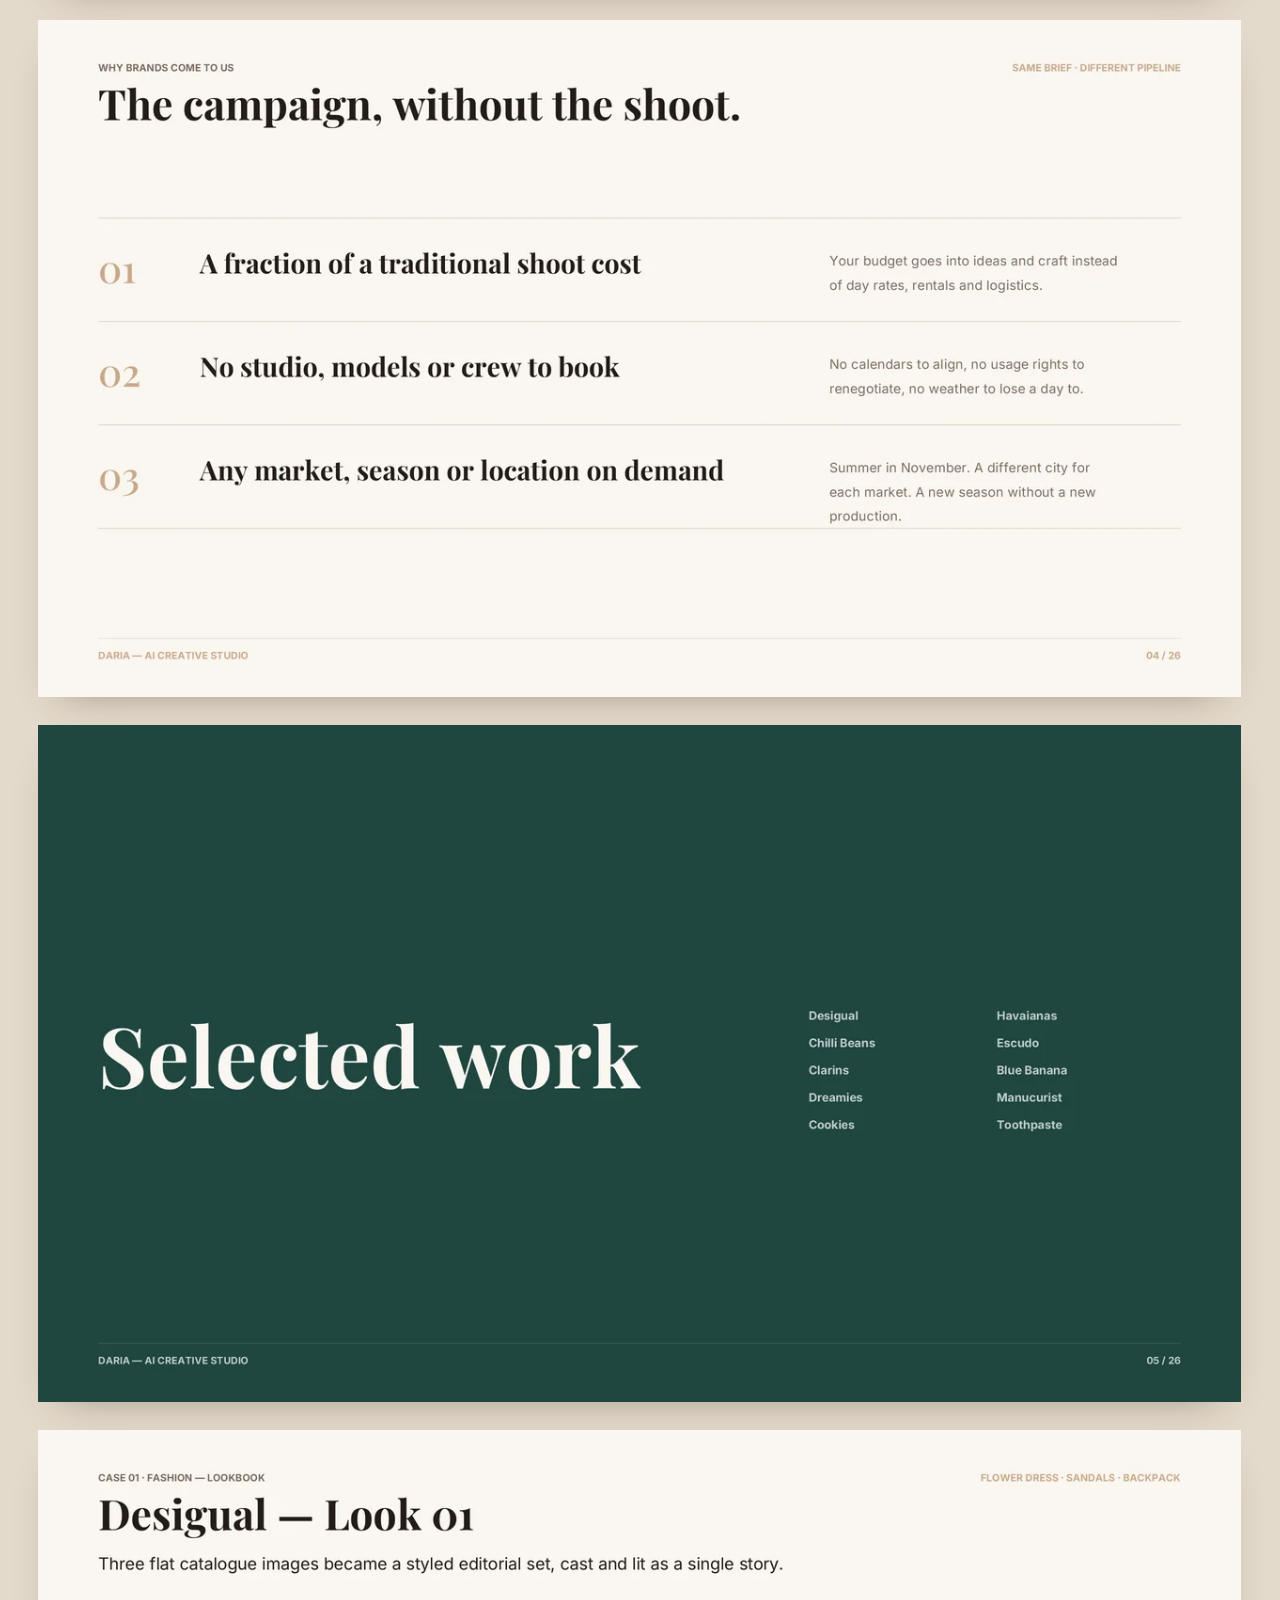
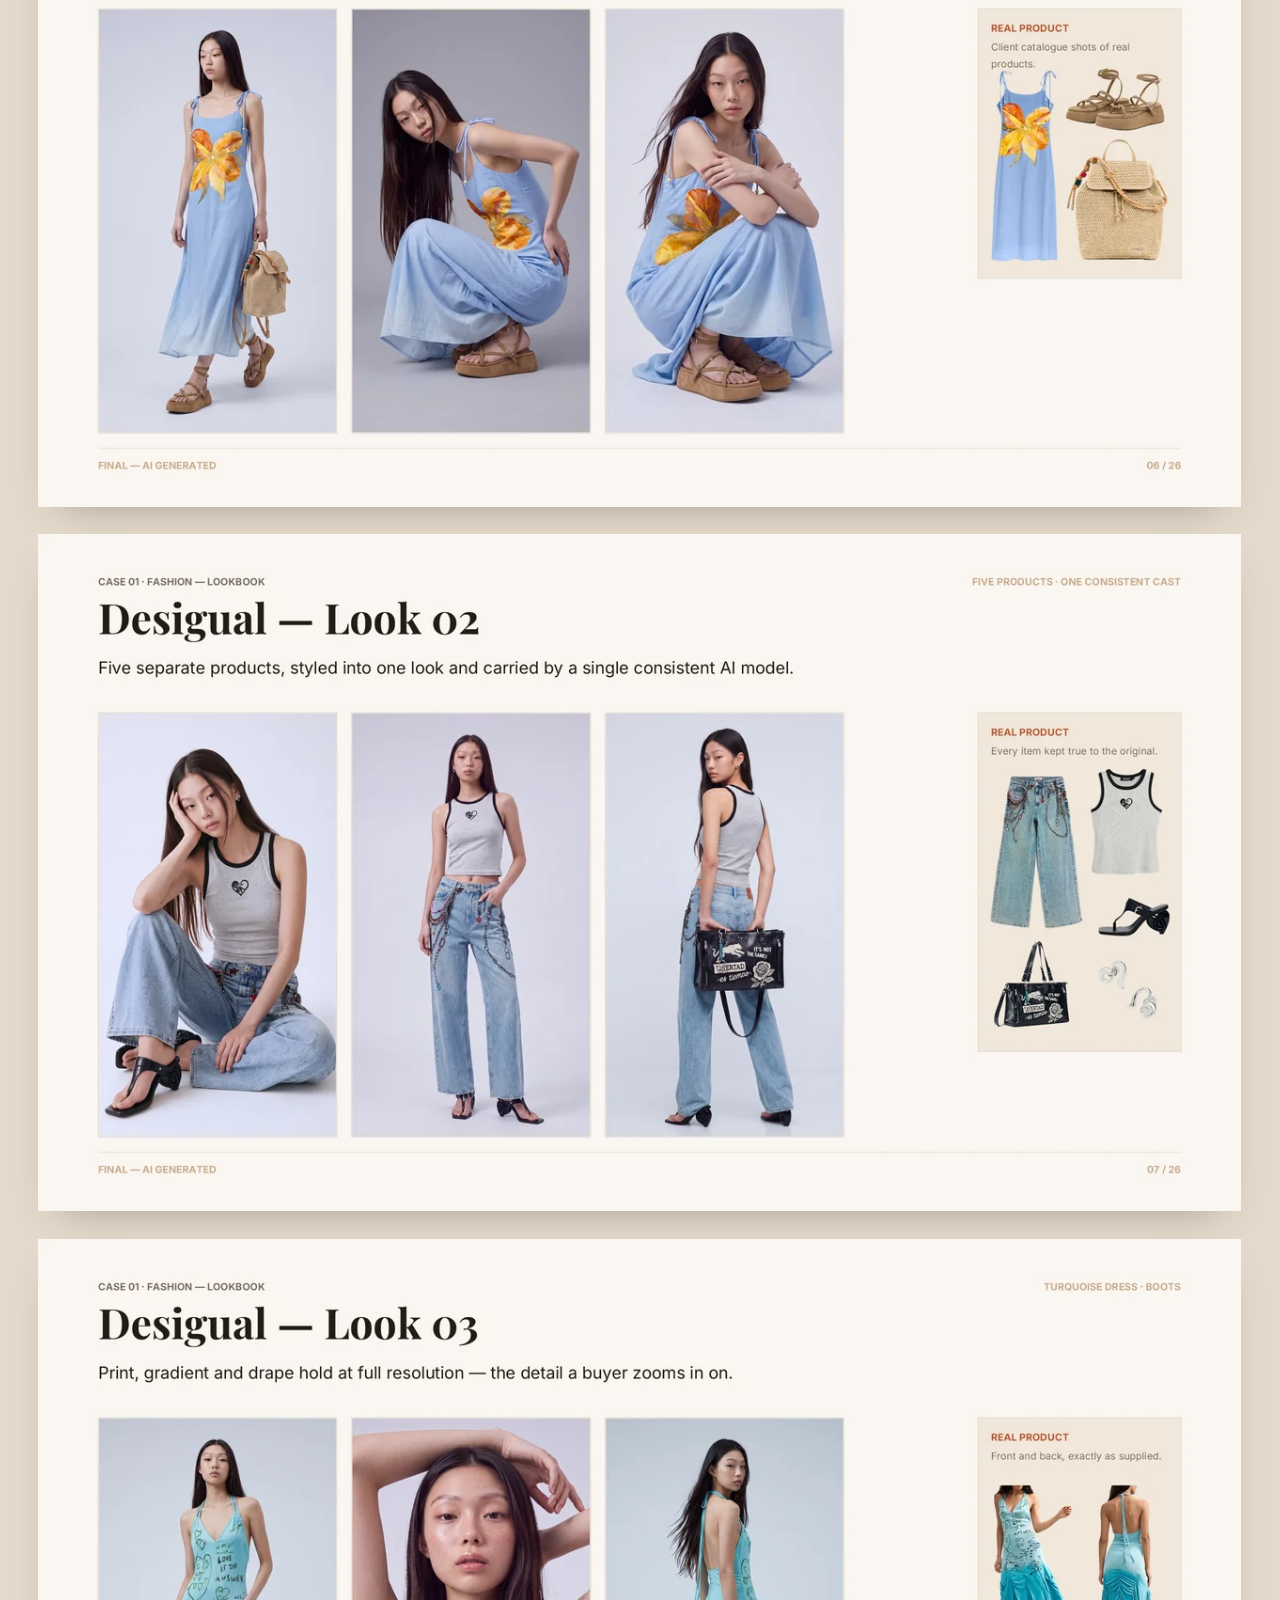
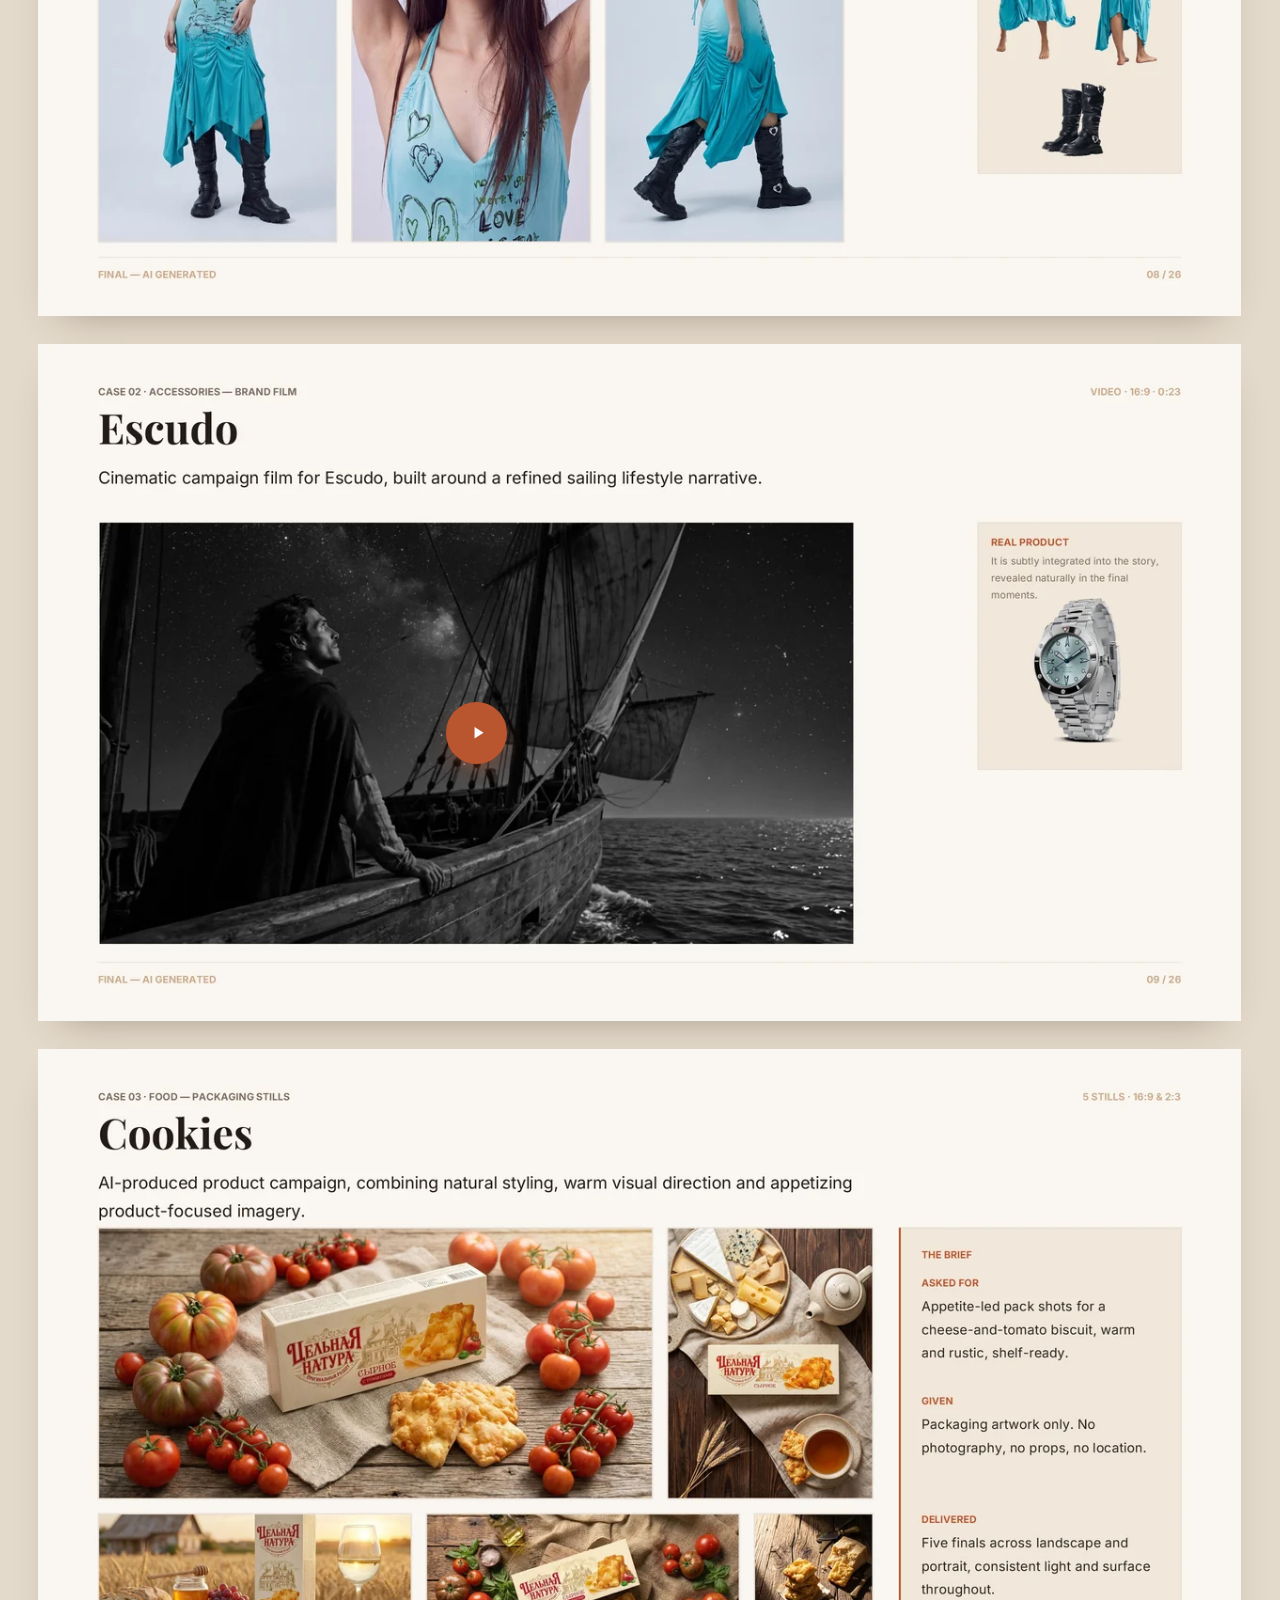
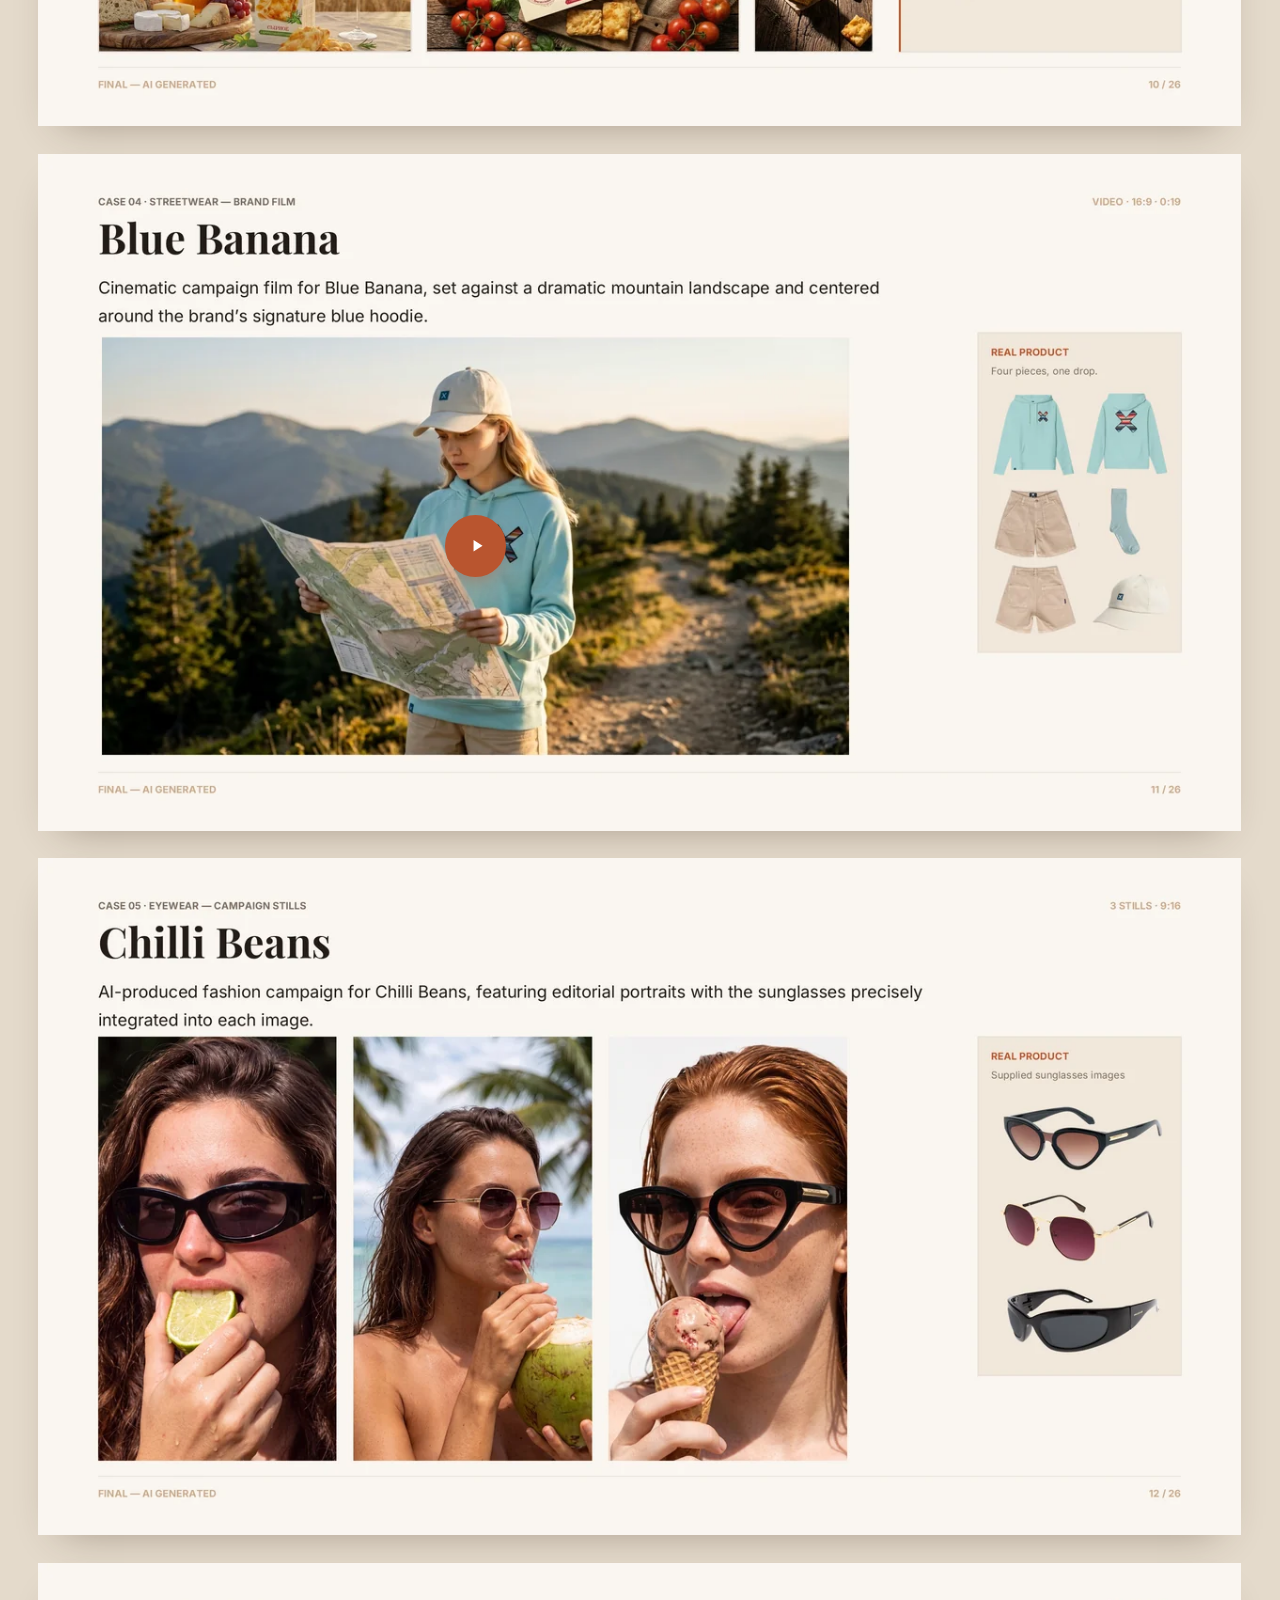
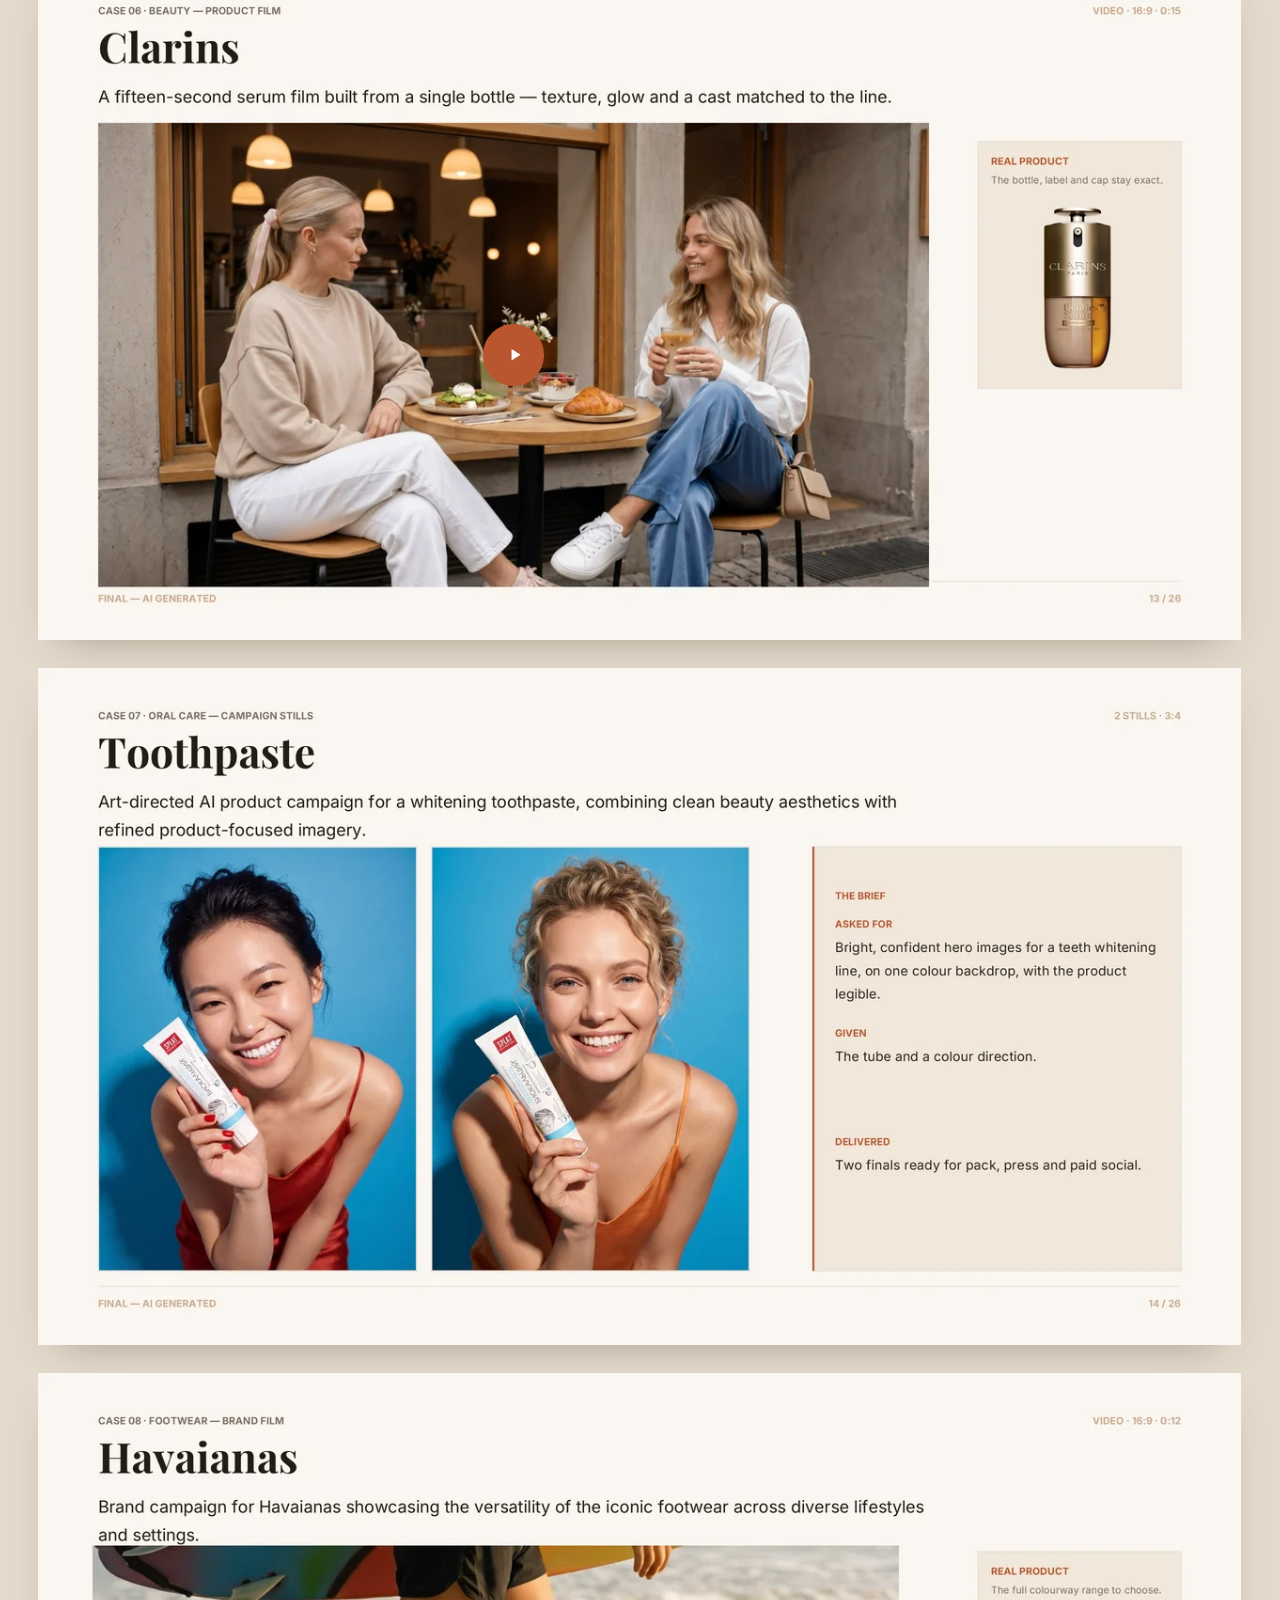
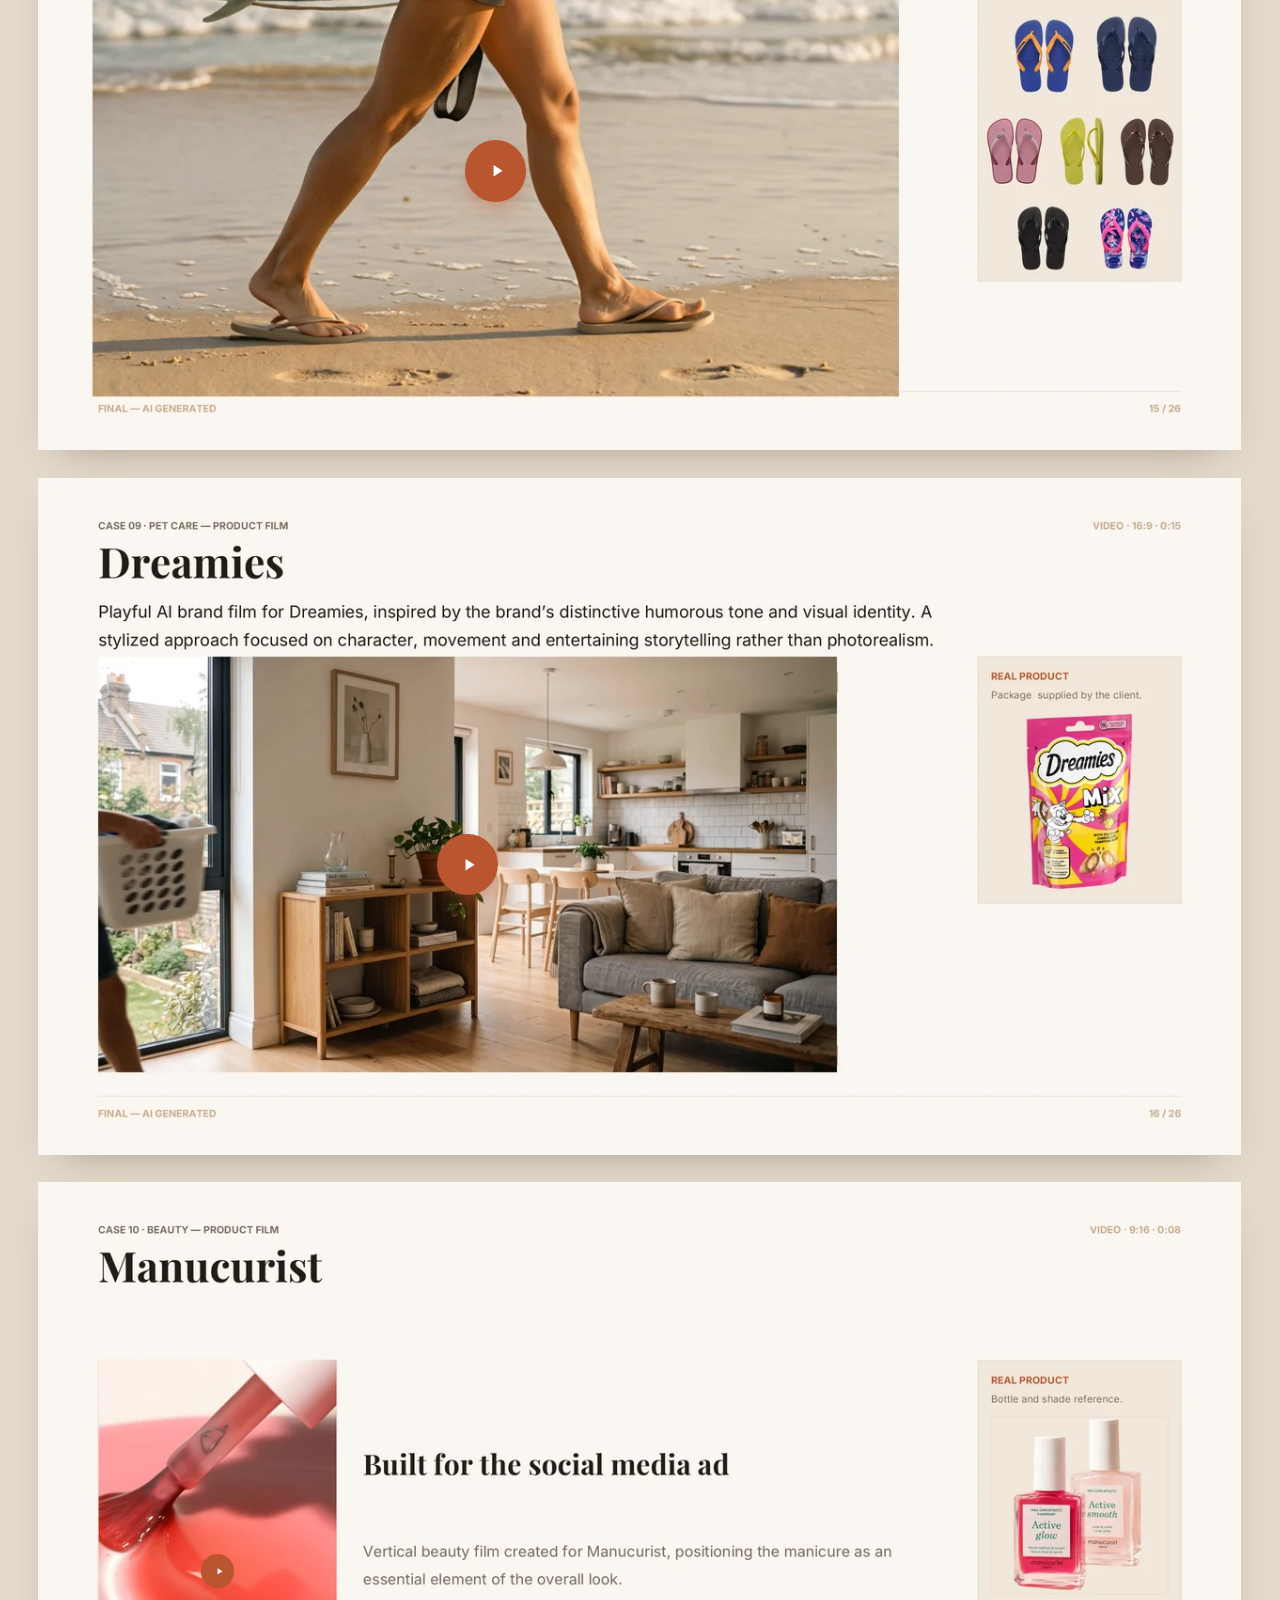
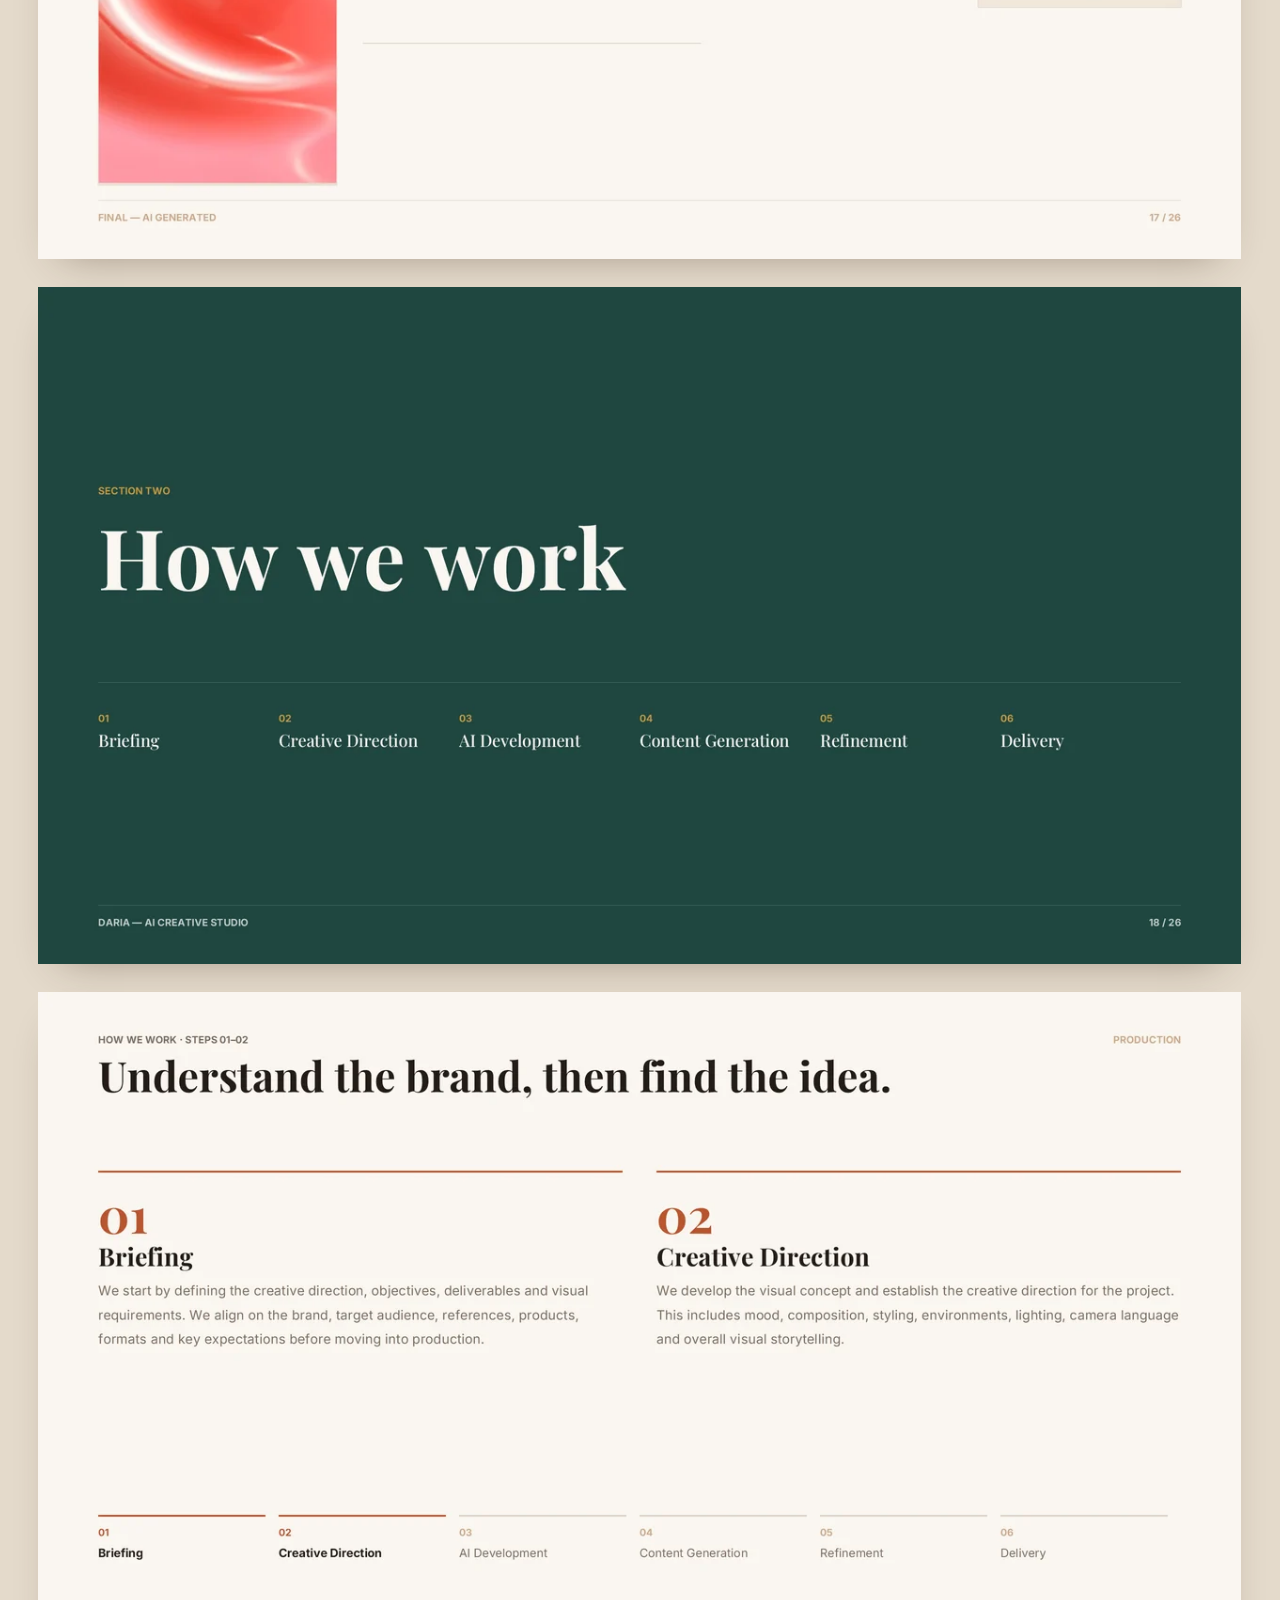
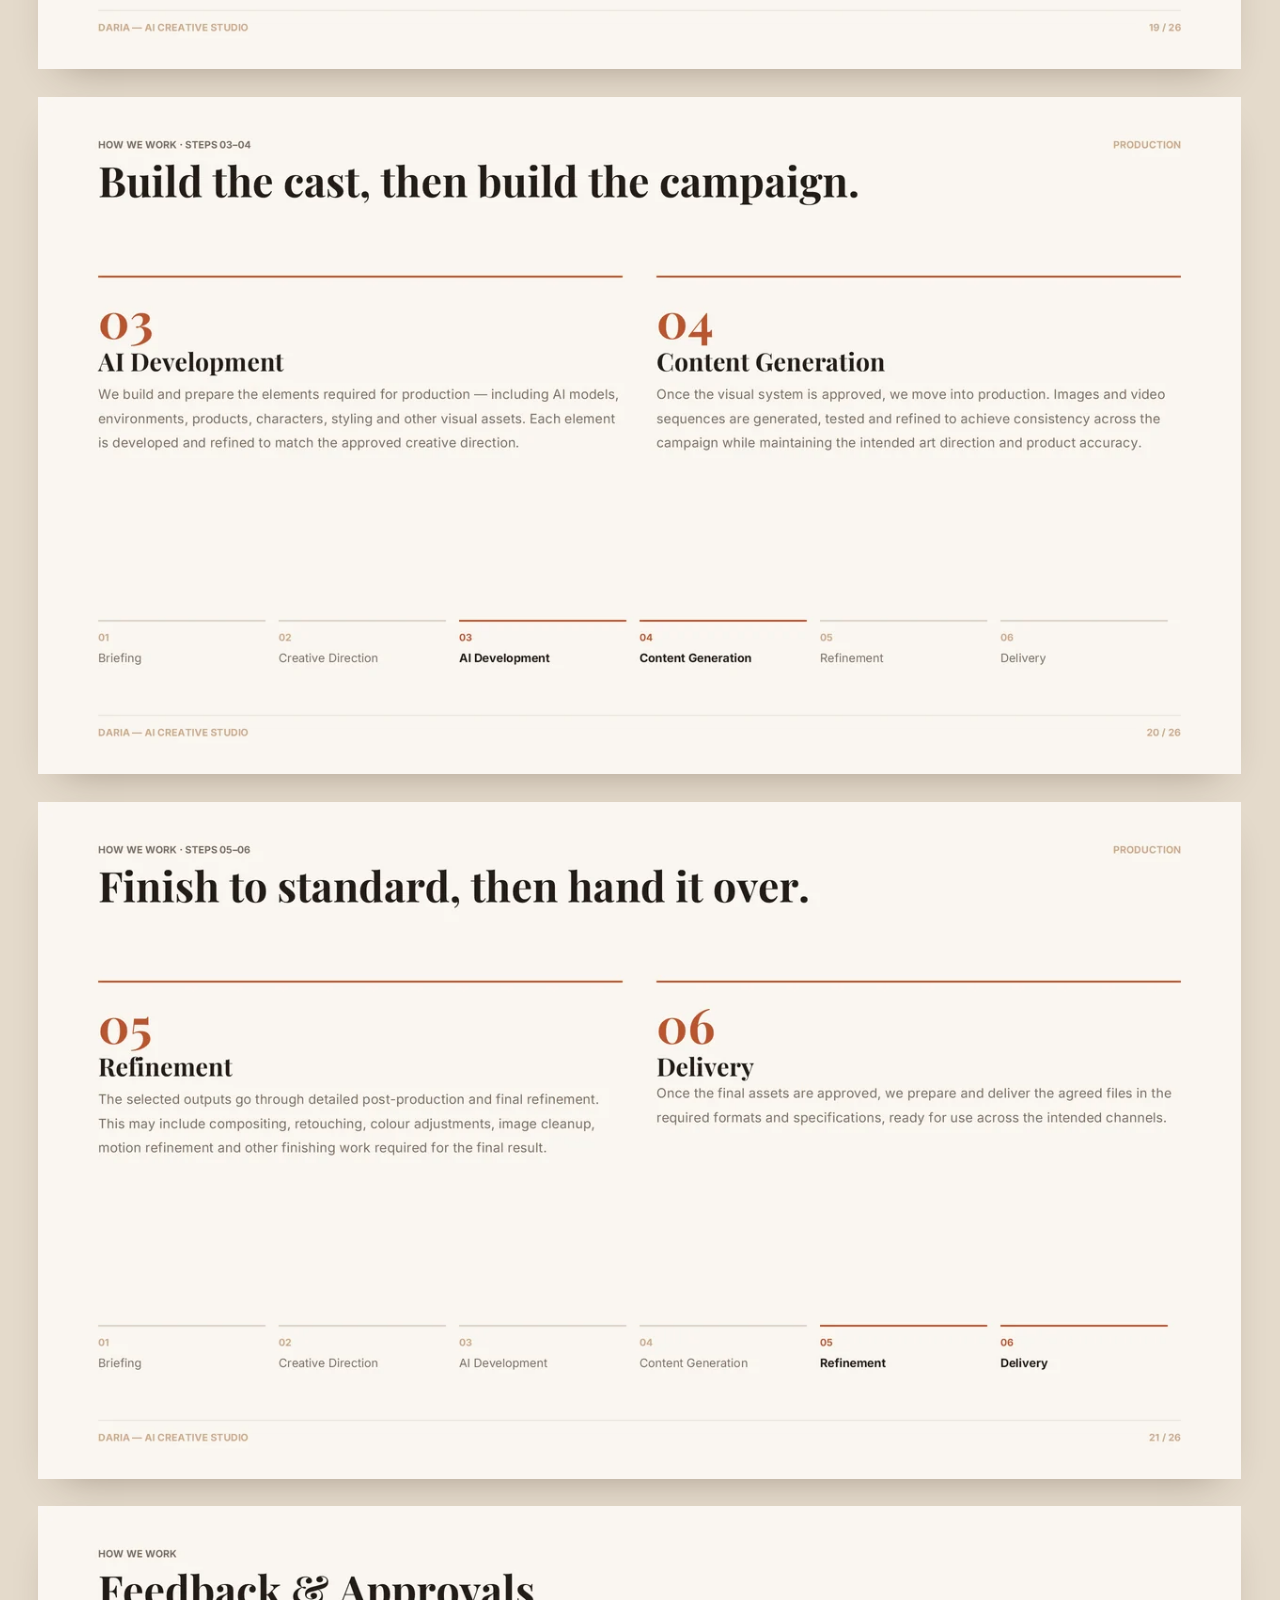
<file: site/portfolio.html>
<!DOCTYPE html>
<html lang="en">
<head>
<meta charset="utf-8">
<meta name="viewport" content="width=device-width, initial-scale=1">
<title>Portfolio | DARIA · AI Creative Studio</title>
<meta name="description" content="The DARIA portfolio: ten projects across fashion, beauty, food and footwear, each shown with the real product it started from. Play the films here or download the deck as a PDF.">
<meta name="theme-color" content="#FAF6F0">
<meta property="og:type" content="website">
<meta property="og:site_name" content="DARIA · AI Creative Studio">
<meta property="og:title" content="Portfolio | DARIA · AI Creative Studio">
<meta property="og:description" content="Ten projects, each shown with the real product it started from. Play the films or download the deck.">
<meta property="og:image" content="/assets/og.jpg">
<meta name="twitter:card" content="summary_large_image">
<link rel="icon" href="favicon.ico" sizes="32x32">
<link rel="icon" href="assets/icons/icon-192.png" type="image/png" sizes="192x192">
<link rel="apple-touch-icon" href="assets/icons/apple-touch-icon.png">
<link rel="manifest" href="site.webmanifest">
<link rel="preconnect" href="https://fonts.googleapis.com">
<link rel="preconnect" href="https://fonts.gstatic.com" crossorigin>
<link href="https://fonts.googleapis.com/css2?family=Inter:wght@400;500;600&family=Playfair+Display:wght@500;600;700&display=swap" rel="stylesheet">
<link rel="stylesheet" href="assets/css/site.css">
<script>document.documentElement.classList.add('js')</script>
</head>
<body>
<a class="skip" href="#deck">Skip to the slides</a>

<header class="site-head">
  <div class="wrap site-head__in">
    <a class="brand" href="index.html" aria-label="DARIA, AI Creative Studio, home">
      <span class="brand__mark">DARIA</span>
      <span class="brand__sub">AI Creative Studio</span>
    </a>
    <button class="nav-toggle" type="button" aria-expanded="false" aria-controls="nav">Menu</button>
    <nav class="nav" id="nav" aria-label="Main">
      <a href="index.html">Home</a>
      <a href="portfolio.html" aria-current="page">Portfolio</a>
      <a href="contact.html">Contact</a>
      <a class="btn btn--sm" href="downloads/DARIA-AI-Creative-Studio-Portfolio.pdf" download>
        <svg viewBox="0 0 16 16" aria-hidden="true"><path d="M8 2v8m0 0L5 7m3 3 3-3M3 13h10"/></svg>Portfolio PDF
      </a>
    </nav>
  </div>
</header>

<main>

<section class="deck-head">
  <div class="wrap deck-head__in">
    <div>
      <span class="eyebrow">Portfolio</span>
      <h1>The work, case by case.</h1>
      <p class="lede">Ten projects across fashion, beauty, food and footwear, each shown with the real product it started from. Press play on the films, or take the deck with you as a PDF.</p>
    </div>
    <div class="deck-head__actions">
      <a class="btn" href="downloads/DARIA-AI-Creative-Studio-Portfolio.pdf" download>
        <svg viewBox="0 0 16 16" aria-hidden="true"><path d="M8 2v8m0 0L5 7m3 3 3-3M3 13h10"/></svg>Download PDF
      </a>
      <button class="btn btn--ghost" type="button" data-present>Present full screen</button>
      <span class="file-note"><span data-deck="count">27</span> slides · <span data-deck="size">3 MB</span><span class="only-wide"> · arrow keys move between slides</span><span class="only-narrow"> · turn your phone sideways for larger slides</span></span>
    </div>
  </div>
</section>

<div class="deck" id="deck">
<!-- slides:start (generated by tools/build_site.py deck, do not edit by hand) -->
<section class="slide" id="slide-1" aria-label="Slide 1 of 27">
  <img src="assets/deck/slide-01.webp" srcset="assets/deck/slide-01.webp 1280w, assets/deck/slide-01-2x.webp 2560w" sizes="(min-width: 1408px) 1280px, 96vw" width="1280" height="720" alt="Slide 1 of 27. PORTFOLIO &amp; CAPABILITIES — 2026 · DARIA · AI CREATIVE STUDIO · Campaign-quality film and stills for brands and products, produced entirely with AI. · BRAGA, PORTUGAL">
</section>

<section class="slide" id="slide-2" aria-label="Slide 2 of 27">
  <img src="assets/deck/slide-02.webp" srcset="assets/deck/slide-02.webp 1280w, assets/deck/slide-02-2x.webp 2560w" sizes="(min-width: 1408px) 1280px, 96vw" width="1280" height="720" alt="Slide 2 of 27. ">
  <button class="slide-film" type="button" data-film="assets/video/showreel.mp4" style="left:0.0000%;top:0.0000%;width:100.0000%;height:100.0000%" aria-label="Play the Showreel film"><span class="play"><svg viewBox="0 0 24 24" aria-hidden="true"><path d="M8 5v14l11-7z"/></svg></span></button>
</section>

<section class="slide" id="slide-3" aria-label="Slide 3 of 27">
  <img src="assets/deck/slide-03.webp" srcset="assets/deck/slide-03.webp 1280w, assets/deck/slide-03-2x.webp 2560w" sizes="(min-width: 1408px) 1280px, 96vw" width="1280" height="720" loading="lazy" decoding="async" alt="Slide 3 of 27. THE WORK IN THIS DECK · Every frame AI generated. None real photographed. · No studio booking, no casting call, no location scout, no reshoot. · Only your product and idea, and we build the campaign around it.">
</section>

<section class="slide" id="slide-4" aria-label="Slide 4 of 27">
  <img src="assets/deck/slide-04.webp" srcset="assets/deck/slide-04.webp 1280w, assets/deck/slide-04-2x.webp 2560w" sizes="(min-width: 1408px) 1280px, 96vw" width="1280" height="720" loading="lazy" decoding="async" alt="Slide 4 of 27. WHAT WE MAKE · Three kinds of work, one standard · DELIVERED READY TO RUN · Product &amp; brand films · Branding aware and product specific video ad, cut for social, retail screens and paid media. · Campaign stills · Hero images and full supporting sets, covering every mood, market and season you sell into. · Lookbooks &amp; catalogue · A consistent cast across an entire range, built from the catalogue…">
</section>

<section class="slide" id="slide-5" aria-label="Slide 5 of 27">
  <img src="assets/deck/slide-05.webp" srcset="assets/deck/slide-05.webp 1280w, assets/deck/slide-05-2x.webp 2560w" sizes="(min-width: 1408px) 1280px, 96vw" width="1280" height="720" loading="lazy" decoding="async" alt="Slide 5 of 27. WHY BRANDS COME TO US · The campaign, without the shoot. · SAME BRIEF · DIFFERENT PIPELINE · A fraction of a traditional shoot cost · Your budget goes into ideas and craft instead of day rates, rentals and logistics. · No studio, models or crew to book · No calendars to align, no usage rights to renegotiate, no weather to lose a day to. · Any market, season or location on demand · Summer in…">
</section>

<section class="slide" id="slide-6" aria-label="Slide 6 of 27">
  <img src="assets/deck/slide-06.webp" srcset="assets/deck/slide-06.webp 1280w, assets/deck/slide-06-2x.webp 2560w" sizes="(min-width: 1408px) 1280px, 96vw" width="1280" height="720" loading="lazy" decoding="async" alt="Slide 6 of 27. Selected work · Desigual · Havaianas · Chilli Beans · Escudo · Clarins · Blue Banana · Dreamies · Manucurist · Cookies · Toothpaste">
</section>

<section class="slide" id="slide-7" aria-label="Slide 7 of 27">
  <img src="assets/deck/slide-07.webp" srcset="assets/deck/slide-07.webp 1280w, assets/deck/slide-07-2x.webp 2560w" sizes="(min-width: 1408px) 1280px, 96vw" width="1280" height="720" loading="lazy" decoding="async" alt="Slide 7 of 27. CASE 01 · FASHION — LOOKBOOK · Desigual — Look 01 · FLOWER DRESS · SANDALS · BACKPACK · Three flat catalogue images became a styled editorial set, cast and lit as a single story. · REAL PRODUCT · Client catalogue shots of real products.">
</section>

<section class="slide" id="slide-8" aria-label="Slide 8 of 27">
  <img src="assets/deck/slide-08.webp" srcset="assets/deck/slide-08.webp 1280w, assets/deck/slide-08-2x.webp 2560w" sizes="(min-width: 1408px) 1280px, 96vw" width="1280" height="720" loading="lazy" decoding="async" alt="Slide 8 of 27. CASE 01 · FASHION — LOOKBOOK · Desigual — Look 02 · FIVE PRODUCTS · ONE CONSISTENT CAST · Five separate products, styled into one look and carried by a single consistent AI model. · REAL PRODUCT · Every item kept true to the original.">
</section>

<section class="slide" id="slide-9" aria-label="Slide 9 of 27">
  <img src="assets/deck/slide-09.webp" srcset="assets/deck/slide-09.webp 1280w, assets/deck/slide-09-2x.webp 2560w" sizes="(min-width: 1408px) 1280px, 96vw" width="1280" height="720" loading="lazy" decoding="async" alt="Slide 9 of 27. CASE 01 · FASHION — LOOKBOOK · Desigual — Look 03 · TURQUOISE DRESS · BOOTS · Print, gradient and drape hold at full resolution — the detail a buyer zooms in on. · REAL PRODUCT · Front and back, exactly as supplied.">
</section>

<section class="slide" id="slide-10" aria-label="Slide 10 of 27">
  <img src="assets/deck/slide-10.webp" srcset="assets/deck/slide-10.webp 1280w, assets/deck/slide-10-2x.webp 2560w" sizes="(min-width: 1408px) 1280px, 96vw" width="1280" height="720" loading="lazy" decoding="async" alt="Slide 10 of 27. CASE 02 · ACCESSORIES — BRAND FILM · Escudo · VIDEO · 16:9 · 0:23 · Cinematic campaign film for Escudo, built around a refined sailing lifestyle narrative. · REAL PRODUCT · It is subtly integrated into the story, revealed naturally in the final moments.">
  <button class="slide-film" type="button" data-film="assets/video/escudo.mp4" style="left:5.1203%;top:26.4049%;width:62.6356%;height:62.1910%" aria-label="Play the Escudo film"><span class="play"><svg viewBox="0 0 24 24" aria-hidden="true"><path d="M8 5v14l11-7z"/></svg></span></button>
</section>

<section class="slide" id="slide-11" aria-label="Slide 11 of 27">
  <img src="assets/deck/slide-11.webp" srcset="assets/deck/slide-11.webp 1280w, assets/deck/slide-11-2x.webp 2560w" sizes="(min-width: 1408px) 1280px, 96vw" width="1280" height="720" loading="lazy" decoding="async" alt="Slide 11 of 27. CASE 03 · FOOD — PACKAGING STILLS · Cookies · 5 STILLS · 16:9 &amp; 2:3 · AI-produced product campaign, combining natural styling, warm visual direction and appetizing product-focused imagery. · THE BRIEF · ASKED FOR · Appetite-led pack shots for a cheese-and-tomato biscuit, warm and rustic, shelf-ready. · GIVEN · Packaging artwork only. No photography, no props, no location. · DELIVERED · Five finals…">
</section>

<section class="slide" id="slide-12" aria-label="Slide 12 of 27">
  <img src="assets/deck/slide-12.webp" srcset="assets/deck/slide-12.webp 1280w, assets/deck/slide-12-2x.webp 2560w" sizes="(min-width: 1408px) 1280px, 96vw" width="1280" height="720" loading="lazy" decoding="async" alt="Slide 12 of 27. CASE 04 · STREETWEAR — BRAND FILM · Blue Banana · VIDEO · 16:9 · 0:19 · Cinematic campaign film for Blue Banana, set against a dramatic mountain landscape and centered around the brand’s signature blue hoodie. · REAL PRODUCT · Four pieces, one drop.">
  <button class="slide-film" type="button" data-film="assets/video/blue-banana.mp4" style="left:5.3043%;top:27.0548%;width:62.0983%;height:61.6700%" aria-label="Play the Blue Banana film"><span class="play"><svg viewBox="0 0 24 24" aria-hidden="true"><path d="M8 5v14l11-7z"/></svg></span></button>
</section>

<section class="slide" id="slide-13" aria-label="Slide 13 of 27">
  <img src="assets/deck/slide-13.webp" srcset="assets/deck/slide-13.webp 1280w, assets/deck/slide-13-2x.webp 2560w" sizes="(min-width: 1408px) 1280px, 96vw" width="1280" height="720" loading="lazy" decoding="async" alt="Slide 13 of 27. CASE 05 · EYEWEAR — CAMPAIGN STILLS · Chilli Beans · AI-produced fashion campaign for Chilli Beans, featuring editorial portraits with the sunglasses precisely integrated into each image. · REAL PRODUCT · Supplied sunglasses images · 3 STILLS · 9:16">
</section>

<section class="slide" id="slide-14" aria-label="Slide 14 of 27">
  <img src="assets/deck/slide-14.webp" srcset="assets/deck/slide-14.webp 1280w, assets/deck/slide-14-2x.webp 2560w" sizes="(min-width: 1408px) 1280px, 96vw" width="1280" height="720" loading="lazy" decoding="async" alt="Slide 14 of 27. CASE 06 · BEAUTY — PRODUCT FILM · Clarins · VIDEO · 16:9 · 0:15 · A fifteen-second serum film built from a single bottle — texture, glow and a cast matched to the line. · REAL PRODUCT · The bottle, label and cap stay exact.">
  <button class="slide-film" type="button" data-film="assets/video/clarins.mp4" style="left:4.9975%;top:23.6084%;width:69.0545%;height:68.5642%" aria-label="Play the Clarins film"><span class="play"><svg viewBox="0 0 24 24" aria-hidden="true"><path d="M8 5v14l11-7z"/></svg></span></button>
</section>

<section class="slide" id="slide-15" aria-label="Slide 15 of 27">
  <img src="assets/deck/slide-15.webp" srcset="assets/deck/slide-15.webp 1280w, assets/deck/slide-15-2x.webp 2560w" sizes="(min-width: 1408px) 1280px, 96vw" width="1280" height="720" loading="lazy" decoding="async" alt="Slide 15 of 27. CASE 07 · ORAL CARE — CAMPAIGN STILLS · Toothpaste · 2 STILLS · 3:4 · Art-directed AI product campaign for a whitening toothpaste, combining clean beauty aesthetics with refined product-focused imagery. · THE BRIEF · ASKED FOR · Bright, confident hero images for a teeth whitening line, on one colour backdrop, with the product legible. · GIVEN · The tube and a colour direction. · DELIVERED · Two…">
</section>

<section class="slide" id="slide-16" aria-label="Slide 16 of 27">
  <img src="assets/deck/slide-16.webp" srcset="assets/deck/slide-16.webp 1280w, assets/deck/slide-16-2x.webp 2560w" sizes="(min-width: 1408px) 1280px, 96vw" width="1280" height="720" loading="lazy" decoding="async" alt="Slide 16 of 27. CASE 08 · FOOTWEAR — BRAND FILM · Havaianas · VIDEO · 16:9 · 0:12 · Brand campaign for Havaianas showcasing the versatility of the iconic footwear across diverse lifestyles and settings. · REAL PRODUCT · The full colourway range to choose.">
  <button class="slide-film" type="button" data-film="assets/video/havaianas.mp4" style="left:4.5330%;top:25.5144%;width:67.0219%;height:66.5461%" aria-label="Play the Havaianas film"><span class="play"><svg viewBox="0 0 24 24" aria-hidden="true"><path d="M8 5v14l11-7z"/></svg></span></button>
</section>

<section class="slide" id="slide-17" aria-label="Slide 17 of 27">
  <img src="assets/deck/slide-17.webp" srcset="assets/deck/slide-17.webp 1280w, assets/deck/slide-17-2x.webp 2560w" sizes="(min-width: 1408px) 1280px, 96vw" width="1280" height="720" loading="lazy" decoding="async" alt="Slide 17 of 27. CASE 09 · PET CARE — PRODUCT FILM · Dreamies · VIDEO · 16:9 · 0:15 · Playful AI brand film for Dreamies, inspired by the brand’s distinctive humorous tone and visual identity. A stylized approach focused on character, movement and entertaining storytelling rather than photorealism. · REAL PRODUCT · Package  supplied by the client.">
  <button class="slide-film" type="button" data-film="assets/video/dreamies.mp4" style="left:4.9975%;top:26.3861%;width:61.3931%;height:61.3931%" aria-label="Play the Dreamies film"><span class="play"><svg viewBox="0 0 24 24" aria-hidden="true"><path d="M8 5v14l11-7z"/></svg></span></button>
</section>

<section class="slide" id="slide-18" aria-label="Slide 18 of 27">
  <img src="assets/deck/slide-18.webp" srcset="assets/deck/slide-18.webp 1280w, assets/deck/slide-18-2x.webp 2560w" sizes="(min-width: 1408px) 1280px, 96vw" width="1280" height="720" loading="lazy" decoding="async" alt="Slide 18 of 27. CASE 10 · BEAUTY — PRODUCT FILM · Manucurist · VIDEO · 9:16 · 0:08 · 9:16 · 0:08 · Manucurist · Product Ad · Built for the social media ad · Vertical beauty film created for Manucurist, positioning the manicure as an essential element of the overall look. · REAL PRODUCT · Bottle and shade reference.">
  <button class="slide-film slide-film--sm" type="button" data-film="assets/video/manucurist.mp4" style="left:5.0217%;top:26.2216%;width:19.7968%;height:62.5505%" aria-label="Play the Manucurist film"><span class="play"><svg viewBox="0 0 24 24" aria-hidden="true"><path d="M8 5v14l11-7z"/></svg></span></button>
</section>

<section class="slide" id="slide-19" aria-label="Slide 19 of 27">
  <img src="assets/deck/slide-19.webp" srcset="assets/deck/slide-19.webp 1280w, assets/deck/slide-19-2x.webp 2560w" sizes="(min-width: 1408px) 1280px, 96vw" width="1280" height="720" loading="lazy" decoding="async" alt="Slide 19 of 27. SECTION TWO · How we work · Briefing · Creative Direction · AI Development · Content Generation · Refinement · Delivery">
</section>

<section class="slide" id="slide-20" aria-label="Slide 20 of 27">
  <img src="assets/deck/slide-20.webp" srcset="assets/deck/slide-20.webp 1280w, assets/deck/slide-20-2x.webp 2560w" sizes="(min-width: 1408px) 1280px, 96vw" width="1280" height="720" loading="lazy" decoding="async" alt="Slide 20 of 27. HOW WE WORK · STEPS 01–02 · Understand the brand, then find the idea. · PRODUCTION · Briefing · We start by defining the creative direction, objectives, deliverables and visual requirements. We align on the brand, target audience, references, products, formats and key expectations before moving into production. · Creative Direction · We develop the visual concept and establish the creative…">
</section>

<section class="slide" id="slide-21" aria-label="Slide 21 of 27">
  <img src="assets/deck/slide-21.webp" srcset="assets/deck/slide-21.webp 1280w, assets/deck/slide-21-2x.webp 2560w" sizes="(min-width: 1408px) 1280px, 96vw" width="1280" height="720" loading="lazy" decoding="async" alt="Slide 21 of 27. HOW WE WORK · STEPS 03–04 · Build the cast, then build the campaign. · PRODUCTION · AI Development · We build and prepare the elements required for production — including AI models, environments, products, characters, styling and other visual assets. Each element is developed and refined to match the approved creative direction. · Content Generation · Once the visual system is approved, we move…">
</section>

<section class="slide" id="slide-22" aria-label="Slide 22 of 27">
  <img src="assets/deck/slide-22.webp" srcset="assets/deck/slide-22.webp 1280w, assets/deck/slide-22-2x.webp 2560w" sizes="(min-width: 1408px) 1280px, 96vw" width="1280" height="720" loading="lazy" decoding="async" alt="Slide 22 of 27. HOW WE WORK · STEPS 05–06 · Finish to standard, then hand it over. · PRODUCTION · Refinement · The selected outputs go through detailed post-production and final refinement. This may include compositing, retouching, colour adjustments, image cleanup, motion refinement and other finishing work required for the final result. · Delivery · Once the final assets are approved, we prepare and deliver the…">
</section>

<section class="slide" id="slide-23" aria-label="Slide 23 of 27">
  <img src="assets/deck/slide-23.webp" srcset="assets/deck/slide-23.webp 1280w, assets/deck/slide-23-2x.webp 2560w" sizes="(min-width: 1408px) 1280px, 96vw" width="1280" height="720" loading="lazy" decoding="async" alt="Slide 23 of 27. HOW WE WORK · Feedback &amp; Approvals · Feedback and revisions are included throughout the process. Each stage is reviewed and approved before we move to the next one, keeping the production focused and efficient. · Once a stage has been approved, changes to previously approved elements may require additional production. For example, changing the model at the final stage may require the campaign to…">
</section>

<section class="slide" id="slide-24" aria-label="Slide 24 of 27">
  <img src="assets/deck/slide-24.webp" srcset="assets/deck/slide-24.webp 1280w, assets/deck/slide-24-2x.webp 2560w" sizes="(min-width: 1408px) 1280px, 96vw" width="1280" height="720" loading="lazy" decoding="async" alt="Slide 24 of 27. THE PART THAT MATTERS · We never change the product. · REFERENCE → FINAL · REAL PRODUCT · FINAL OUTPUT · Everything around the product is generated. The product itself is held to the reference you send us. · Held to reference · Silhouette and cut. Print and pattern. Colour and gradient. Hardware, trims and logo placement. · Generated · Cast, models,  styling, location, light, weather, season,…">
</section>

<section class="slide" id="slide-25" aria-label="Slide 25 of 27">
  <img src="assets/deck/slide-25.webp" srcset="assets/deck/slide-25.webp 1280w, assets/deck/slide-25-2x.webp 2560w" sizes="(min-width: 1408px) 1280px, 96vw" width="1280" height="720" loading="lazy" decoding="async" alt="Slide 25 of 27. ENGAGEMENTS · Ways to work with us. · SMALL STUDIO · DIRECT CONTACT · ONE PRODUCT · Single image · One film or one stills set for a single product. The fastest way to see the work on your own SKU. · FIXED PRICE PER ASSET · ONE CAMPAIGN · Visual set · A film or a stills set, one idea carried across every placement. · SCOPED PER CAMPAIGN · ALWAYS ON · Custom Campaigns · Custom productions combining…">
</section>

<section class="slide" id="slide-26" aria-label="Slide 26 of 27">
  <img src="assets/deck/slide-26.webp" srcset="assets/deck/slide-26.webp 1280w, assets/deck/slide-26-2x.webp 2560w" sizes="(min-width: 1408px) 1280px, 96vw" width="1280" height="720" loading="lazy" decoding="async" alt="Slide 26 of 27. NEXT STEP · Let&#x27;s start with a pilot. · ONE PRODUCT · ONE IDEA · ONE SET · Pick a single SKU. We will run it through the whole process so you can judge the work on your own brand rather than on our cases. · Send one product and your idea (if you have one) · Existing photography or packaging artwork, plus your brand guidelines. Nothing new needs shooting. · We come back with directions · Some…">
</section>

<section class="slide" id="slide-27" aria-label="Slide 27 of 27">
  <img src="assets/deck/slide-27.webp" srcset="assets/deck/slide-27.webp 1280w, assets/deck/slide-27-2x.webp 2560w" sizes="(min-width: 1408px) 1280px, 96vw" width="1280" height="720" loading="lazy" decoding="async" alt="Slide 27 of 27. LET&#x27;S MAKE SOMETHING BEAUTIFUL · DARIA · Send us your product image. We will come back with a direction and if it lands, the finished campaign. · WHAT WE NEED · Product photography or artwork, your brand guidelines, and where it needs to run. · WHAT YOU GET BACK · Concepts first, then a finished film or stills set in any ratio you want. · HOW WE WORK · A small studio. You talk to the person making…">
  <a class="slide-cta" href="contact.html" style="left:5.0001%;top:40.8624%;height:5.4883%">Start a project <span aria-hidden="true">&rarr;</span></a>
</section>
<!-- slides:end -->
</div>

<div class="present-bar" role="group" aria-label="Presentation controls">
  <button type="button" data-step="-1" aria-label="Previous slide">&larr;</button>
  <span class="present-bar__count" aria-live="polite"></span>
  <button type="button" data-step="1" aria-label="Next slide">&rarr;</button>
  <button type="button" data-present>Exit</button>
</div>

</main>

<section class="band--pine close">
  <div class="wrap close__in">
    <span class="eyebrow">Next step</span>
    <h2>Show us a product.<br>We’ll show you a direction.</h2>
    <p class="lede">One product photo is enough to start.</p>
    <div class="actions">
      <a class="btn" href="contact.html">Start a project</a>
    </div>
  </div>
</section>

<footer class="site-foot">
  <div class="wrap">
    <div class="site-foot__top">
      <a class="brand" href="index.html" aria-label="DARIA, AI Creative Studio, home">
        <span class="brand__mark">DARIA</span>
        <span class="brand__sub">AI Creative Studio</span>
      </a>
      <nav class="foot-nav" aria-label="Footer">
        <a href="index.html">Home</a>
        <a href="portfolio.html">Portfolio</a>
        <a href="contact.html">Contact</a>
        <a href="downloads/DARIA-AI-Creative-Studio-Portfolio.pdf" download>Portfolio PDF</a>
        <a href="https://www.instagram.com/daria.studio.ai/" data-instagram target="_blank" rel="noopener">Instagram</a>
      </nav>
    </div>
    <div class="foot-rail">
      <span>DARIA · AI Creative Studio · Braga, Portugal</span>
      <span>All imagery on this site is AI generated</span>
      <span>© 2026</span>
    </div>
  </div>
</footer>

<script src="assets/js/site.js" defer></script>
</body>
</html>
</file>
<file: site/assets/css/site.css>
/* ============================================================
   DARIA · AI Creative Studio
   Website stylesheet. Palette, type and motifs come from the
   deck (see BRAND.md); the layouts are the website's own.
   ============================================================ */

:root {
  color-scheme: light;

  /* --- palette ------------------------------------------- */
  --paper:      #FAF6F0;
  --sand:       #F1E7DA;
  --sand-deep:  #E7D9C7;
  --stage:      #E4DACB;   /* the ground the deck sits on */
  --clay:       #C9A98A;
  --ink:        #241C17;
  --muted:      #7A6A5C;
  --terracotta: #B9552F;
  --terracotta-deep: #A14724;
  --pine:       #1F4640;
  --gold:       #C99A3E;

  --rule:       rgba(36, 28, 23, .14);
  --hairline:   rgba(36, 28, 23, .08);
  --shadow:     0 18px 40px -24px rgba(60, 40, 25, .45);
  --on-pine:    rgba(250, 246, 240, .74);
  --pine-rule:  rgba(250, 246, 240, .18);

  /* --- type ---------------------------------------------- */
  --serif: "Playfair Display", Georgia, "Times New Roman", serif;
  --sans:  "Inter", "Segoe UI", Arial, Helvetica, sans-serif;

  /* --- geometry ------------------------------------------ */
  --wrap: 1280px;
  --pad: clamp(20px, 5vw, 64px);
  --gutter: 16px;
  --section: clamp(64px, 9vw, 128px);
  --head-h: 72px;
}

*, *::before, *::after { box-sizing: border-box; }
figure, dl, dd, blockquote, ol, ul { margin: 0; padding: 0; }
ol, ul { list-style: none; }

html { scroll-behavior: smooth; -webkit-text-size-adjust: 100%; }
body {
  margin: 0;
  background: var(--paper);
  font-family: var(--sans);
  color: var(--ink);
  -webkit-font-smoothing: antialiased;
  text-rendering: optimizeLegibility;
}
img, video { max-width: 100%; }
a { color: inherit; }
:focus-visible { outline: 2px solid var(--terracotta); outline-offset: 3px; }
.band--pine :focus-visible, .site-foot :focus-visible, .present-bar :focus-visible { outline-color: var(--gold); }

.wrap { max-width: var(--wrap); margin-inline: auto; padding-inline: var(--pad); }
.section { padding-block: var(--section); }
.band--sand { background: var(--sand); }
.skip {
  position: absolute; left: 12px; top: -60px; z-index: 100;
  background: var(--ink); color: var(--paper); padding: 12px 16px; border-radius: 2px;
  font: 500 12px/1 var(--sans); letter-spacing: .12em; text-transform: uppercase; text-decoration: none;
}
.skip:focus { top: 12px; }

/* ============================================================
   Shared type
   ============================================================ */

.eyebrow {
  font: 500 11px/1.3 var(--sans);
  letter-spacing: .16em;
  text-transform: uppercase;
  color: var(--muted);
  display: block;
}
.eyebrow--accent { color: var(--terracotta); }

h1, h2, h3 { font-family: var(--serif); font-weight: 600; margin: 0; letter-spacing: -.01em; text-wrap: balance; }
h1 { font-size: clamp(40px, 5.6vw, 72px); line-height: 1.04; }
h2 { font-size: clamp(32px, 3.8vw, 48px); line-height: 1.08; }
h3 { font-size: 24px; line-height: 1.15; }

p { margin: 0; font-size: 16px; line-height: 1.6; color: var(--muted); }
.lede { font-size: clamp(17px, 1.5vw, 19px); line-height: 1.55; color: var(--ink); max-width: 56ch; text-wrap: pretty; }

.rule { height: 1px; background: var(--rule); border: 0; margin: 0; }

.meta {
  font: 500 11px/1.4 var(--sans);
  letter-spacing: .14em;
  text-transform: uppercase;
  color: var(--muted);
}

.file-note { font: 500 10px/1.5 var(--sans); letter-spacing: .16em; text-transform: uppercase; color: var(--muted); }

/* Section intro: centred, so nothing on the page leans to one side */
.intro { text-align: center; max-width: 760px; margin: 0 auto clamp(32px, 4.5vw, 56px); }
.intro h2 { margin-top: 12px; }
.intro .lede { margin: 18px auto 0; }

/* ============================================================
   Buttons
   ============================================================ */

.btn {
  display: inline-flex;
  align-items: center;
  justify-content: center;
  gap: 10px;
  min-height: 50px;
  padding: 0 26px;
  border: 1px solid var(--terracotta);
  border-radius: 2px;
  background: var(--terracotta);
  color: #fff;
  font: 500 12px/1 var(--sans);
  letter-spacing: .16em;
  text-transform: uppercase;
  text-decoration: none;
  cursor: pointer;
  transition: background-color .2s ease, border-color .2s ease, color .2s ease;
}
.btn:hover { background: var(--terracotta-deep); border-color: var(--terracotta-deep); }
.btn--ghost { background: transparent; border-color: var(--ink); color: var(--ink); }
.btn--ghost:hover { background: var(--ink); border-color: var(--ink); color: var(--paper); }
.btn--sm { min-height: 40px; padding: 0 18px; font-size: 11px; }
.btn svg { width: 14px; height: 14px; flex: none; fill: none; stroke: currentColor; stroke-width: 1.6; }

.band--pine .btn { background: var(--paper); border-color: var(--paper); color: var(--pine); }
.band--pine .btn:hover { background: #fff; border-color: #fff; }
.band--pine .btn--ghost { background: transparent; border-color: rgba(250, 246, 240, .5); color: var(--paper); }
.band--pine .btn--ghost:hover { background: var(--paper); border-color: var(--paper); color: var(--pine); }

.actions { display: flex; flex-wrap: wrap; gap: 12px; }

.chip {
  appearance: none;
  background: transparent;
  border: 1px solid var(--rule);
  border-radius: 2px;
  min-height: 40px;
  padding: 0 16px;
  font: 500 11px/1 var(--sans);
  letter-spacing: .14em;
  text-transform: uppercase;
  color: var(--muted);
  cursor: pointer;
  transition: color .2s ease, border-color .2s ease, background-color .2s ease;
}
.chip:hover { color: var(--ink); border-color: var(--clay); }
.chip[aria-selected="true"] { background: var(--ink); border-color: var(--ink); color: var(--paper); }

.textlink {
  font: 500 11px/1 var(--sans);
  letter-spacing: .16em;
  text-transform: uppercase;
  text-decoration: none;
  color: var(--ink);
  border-bottom: 1px solid var(--clay);
  padding-bottom: 5px;
  transition: border-color .2s ease;
}
.textlink:hover { border-color: var(--ink); }

/* ============================================================
   Header
   ============================================================ */

.site-head {
  position: sticky;
  top: 0;
  z-index: 40;
  background: rgba(250, 246, 240, .92);
  -webkit-backdrop-filter: saturate(1.2) blur(12px);
  backdrop-filter: saturate(1.2) blur(12px);
  border-bottom: 1px solid var(--hairline);
}
.site-head__in { height: var(--head-h); display: flex; align-items: center; justify-content: space-between; gap: 24px; }

.brand { display: inline-flex; align-items: baseline; gap: 14px; text-decoration: none; color: var(--ink); }
.brand__mark { font: 600 26px/1 var(--serif); letter-spacing: .01em; }
.brand__sub {
  font: 500 10px/1 var(--sans);
  letter-spacing: .34em;
  text-transform: uppercase;
  color: var(--terracotta);
  white-space: nowrap;
}

.nav { display: flex; align-items: center; gap: clamp(18px, 2.6vw, 36px); }
.nav a:not(.btn) {
  font: 500 12px/1 var(--sans);
  letter-spacing: .16em;
  text-transform: uppercase;
  text-decoration: none;
  color: var(--ink);
  padding: 8px 0;
  border-bottom: 1px solid transparent;
  transition: border-color .2s ease;
}
.nav a:not(.btn):hover { border-color: var(--clay); }
.nav a[aria-current="page"] { border-color: var(--ink); }

.nav-toggle {
  display: none;
  background: none;
  border: 1px solid var(--rule);
  border-radius: 2px;
  height: 40px;
  padding: 0 14px;
  font: 500 11px/1 var(--sans);
  letter-spacing: .16em;
  text-transform: uppercase;
  color: var(--ink);
  cursor: pointer;
}

@media (max-width: 760px) {
  :root { --head-h: 64px; }
  /* the wordmark keeps its descriptor on a phone, so stack them */
  .brand { flex-direction: column; align-items: flex-start; gap: 6px; }
  .brand__mark { font-size: 22px; }
  .brand__sub { font-size: 8px; letter-spacing: .32em; }
  .js .nav-toggle { display: inline-flex; align-items: center; }
  .js .nav {
    display: none;
    position: absolute;
    top: 100%; left: 0; right: 0;
    flex-direction: column;
    align-items: stretch;
    gap: 0;
    background: var(--paper);
    border-bottom: 1px solid var(--rule);
    padding: 8px var(--pad) 20px;
    box-shadow: 0 24px 40px -28px rgba(60, 40, 25, .5);
  }
  .js .nav.is-open { display: flex; }
  .js .nav a:not(.btn) { padding: 18px 0; border-bottom: 1px solid var(--hairline); font-size: 13px; }
  .js .nav a[aria-current="page"] { border-color: var(--hairline); color: var(--terracotta); }
  .js .nav .btn { margin-top: 18px; min-height: 48px; }
  html:not(.js) .site-head__in { height: auto; flex-wrap: wrap; padding-block: 14px; gap: 10px 24px; }
  html:not(.js) .nav { flex-wrap: wrap; gap: 6px 18px; }
}

/* ============================================================
   Media primitives
   ============================================================ */

.shot {
  display: block;
  position: relative;
  overflow: hidden;
  border-radius: 2px;
  border: 1px solid var(--hairline);
  background: var(--sand);
  box-shadow: var(--shadow);
  aspect-ratio: 1536 / 2752;
}
.shot img { position: absolute; inset: 0; width: 100%; height: 100%; object-fit: cover; display: block; }

.play {
  width: 62px; height: 62px;
  border-radius: 50%;
  background: var(--terracotta);
  display: grid;
  place-items: center;
  box-shadow: 0 10px 24px -10px rgba(185, 85, 47, .8);
  transition: transform .25s ease, background-color .2s ease;
}
.play svg { width: 20px; height: 20px; fill: #fff; margin-left: 3px; }

.film { position: relative; overflow: hidden; border-radius: 2px; border: 1px solid var(--hairline); background: var(--ink); box-shadow: var(--shadow); aspect-ratio: 1934 / 1080; }
.film video { position: absolute; inset: 0; width: 100%; height: 100%; object-fit: cover; display: block; background: var(--ink); }
.film__play { position: absolute; inset: 0; display: none; place-items: center; background: none; border: 0; padding: 0; margin: 0; cursor: pointer; }
.js .film__play { display: grid; }
.film__play:hover .play { transform: scale(1.06); background: var(--terracotta-deep); }
.film.is-playing .film__play { display: none; }

/* ============================================================
   Home · hero: headline, then the film
   ============================================================ */

.hero { padding-block: clamp(44px, 6.5vw, 96px) clamp(48px, 6vw, 88px); }
.hero__text { text-align: center; }
/* sized so each line of the headline holds, down to a phone */
.hero h1 { margin-top: 18px; font-size: clamp(27px, 6.6vw, 84px); line-height: 1.05; text-wrap: nowrap; }
.hero .lede { margin: clamp(20px, 2.4vw, 30px) auto 0; max-width: 54ch; }
.hero .actions { justify-content: center; margin-top: clamp(26px, 3vw, 36px); }

.reel { margin: clamp(40px, 5.5vw, 72px) auto 0; max-width: 1152px; }
.reel .film { aspect-ratio: 16 / 9; }
.reel__cap { padding-top: 14px; text-align: center; font: 500 11px/1.5 var(--sans); letter-spacing: .14em; text-transform: uppercase; color: var(--muted); }

/* ============================================================
   Home · stills row
   ============================================================ */

.strip { display: grid; grid-template-columns: repeat(6, minmax(0, 1fr)); gap: clamp(8px, 1.4vw, 18px); align-items: start; }
.strip__item { display: flex; flex-direction: column; gap: 12px; text-decoration: none; color: inherit; }
.strip__item:nth-child(even) { margin-top: clamp(20px, 3.4vw, 48px); }
.strip__item .shot img { transition: transform .7s cubic-bezier(.2, .7, .2, 1); }
.strip__item:hover .shot img { transform: scale(1.03); }
.strip__cap { text-align: center; font-size: 10px; letter-spacing: .14em; }
.after-row { margin-top: clamp(32px, 4vw, 48px); text-align: center; }

@media (max-width: 720px) {
  .strip {
    grid-template-columns: none;
    grid-auto-flow: column;
    grid-auto-columns: 62%;
    overflow-x: auto;
    scroll-snap-type: x mandatory;
    margin-inline: calc(var(--pad) * -1);
    padding: 0 var(--pad) 28px;
    scrollbar-width: none;
  }
  .strip::-webkit-scrollbar { display: none; }
  .strip__item { scroll-snap-align: center; }
  .strip__item:nth-child(even) { margin-top: 0; }
}

/* ============================================================
   Home · what you send / what we deliver
   ============================================================ */

.tabs { display: flex; justify-content: center; gap: 8px; flex-wrap: wrap; margin-bottom: clamp(28px, 3.6vw, 44px); }
html:not(.js) .tabs { display: none; }

/* the bar under the current name is the rotation's clock */
.tabs--auto .chip { position: relative; overflow: hidden; }
.tabs--auto .chip[aria-selected="true"]::after {
  content: "";
  position: absolute; left: 0; right: 0; bottom: 0;
  height: 3px;
  background: var(--terracotta);
  transform-origin: left;
  animation: chip-fill 5.5s linear forwards;
}
.tabs--auto.is-paused .chip[aria-selected="true"]::after { animation-play-state: paused; }
.tabs--auto.is-manual .chip::after { display: none; }
@keyframes chip-fill { from { transform: scaleX(0); } to { transform: scaleX(1); } }

/* every project sits in the same cell, so the page holds still as they change */
.proof-stage { display: grid; max-width: 1080px; margin-inline: auto; }
.proof {
  grid-area: 1 / 1;
  display: grid;
  grid-template-columns: minmax(0, 1fr) 40px minmax(0, 1fr);
  grid-template-rows: 1fr auto; /* the caption keeps one baseline across projects */
  gap: clamp(12px, 2vw, 28px);
  align-items: center;
  opacity: 0;
  visibility: hidden;
  /* the outgoing project clears before the next one arrives */
  transition: opacity .3s ease, visibility 0s linear .3s;
}
.proof.is-active { opacity: 1; visibility: visible; transition: opacity .55s ease .3s; }
html:not(.js) .proof { grid-area: auto; opacity: 1; visibility: visible; margin-bottom: 48px; }
.proof__label { display: block; margin-bottom: 12px; color: var(--terracotta); }
.proof__in { background: var(--sand); border: 1px solid var(--hairline); border-radius: 2px; padding: clamp(16px, 2.2vw, 26px); }
.proof__arrow { font-size: 24px; color: var(--clay); text-align: center; }
.proof__note { grid-column: 1 / -1; text-align: center; margin: clamp(10px, 1.6vw, 20px) auto 0; max-width: 60ch; font: 500 clamp(19px, 2vw, 23px)/1.35 var(--serif); color: var(--ink); }

/* product cut-outs sit straight on the tray, no boxes behind them */
.refs { display: grid; gap: clamp(10px, 1.6vw, 20px); align-items: center; }
.refs--1 { grid-template-columns: minmax(0, 58%); justify-content: center; }
.refs--3 { grid-template-columns: repeat(3, minmax(0, 1fr)); }
.refs--4 { grid-template-columns: repeat(4, minmax(0, 1fr)); }
/* the picture is laid over its cell, so a tall cut-out cannot stretch the row */
.ref { aspect-ratio: 1 / 1; position: relative; }
.refs--3 .ref { aspect-ratio: 3 / 4; }
.refs--3.refs--wide .ref { aspect-ratio: 3 / 2; }
.ref img { position: absolute; inset: 0; display: block; width: 100%; height: 100%; object-fit: contain; }

.finals { display: grid; grid-template-columns: repeat(3, minmax(0, 1fr)); gap: var(--gutter); }
.film--916 { aspect-ratio: 9 / 16; width: 36%; margin-inline: auto; }

@media (max-width: 860px) {
  .proof { grid-template-columns: minmax(0, 1fr); grid-template-rows: none; gap: 16px; align-content: start; }
  .proof__arrow { transform: rotate(90deg); }
  .proof__in { max-width: 460px; width: 100%; margin-inline: auto; }
  .refs--1 { grid-template-columns: minmax(0, 40%); }
}
@media (max-width: 720px) {
  /* names run in one swipeable line on a phone */
  .tabs--auto { flex-wrap: nowrap; justify-content: flex-start; overflow-x: auto; scrollbar-width: none; margin-inline: calc(var(--pad) * -1); padding-inline: var(--pad); }
  .tabs--auto::-webkit-scrollbar { display: none; }
  .tabs--auto .chip { flex: none; }
}

/* ============================================================
   Home · services
   ============================================================ */

.svc { display: grid; grid-template-columns: minmax(0, 1.05fr) minmax(0, 1.5fr) minmax(0, .8fr); gap: 10px 40px; align-items: baseline; padding: clamp(24px, 3vw, 34px) 0; border-top: 1px solid var(--rule); }
.svc:last-child { border-bottom: 1px solid var(--rule); }
.svc h3 { font-size: clamp(24px, 2.7vw, 32px); }
.svc p { font-size: 16px; color: var(--ink); max-width: 52ch; }
.svc .meta { text-align: right; }
@media (max-width: 860px) {
  .svc { grid-template-columns: minmax(0, 1fr); }
  .svc .meta { text-align: left; }
}

/* ============================================================
   Pine bands
   ============================================================ */

.band--pine { background: var(--pine); color: var(--paper); }
.band--pine h1, .band--pine h2, .band--pine h3 { color: var(--paper); }
.band--pine p { color: var(--on-pine); }
.band--pine .lede { color: rgba(250, 246, 240, .9); }
.band--pine .eyebrow { color: var(--gold); }

.statement { text-align: center; }
.statement h2 { margin: 16px auto 0; font-size: clamp(26px, 5vw, 64px); line-height: 1.08; }
.statement p { margin: clamp(22px, 2.6vw, 32px) auto 0; max-width: 58ch; font-size: clamp(16.5px, 1.4vw, 18.5px); line-height: 1.6; }

.why { display: grid; grid-template-columns: repeat(3, minmax(0, 1fr)); gap: 0 clamp(24px, 3.4vw, 48px); }
.why > div { border-top: 1px solid var(--rule); padding-top: 22px; display: flex; flex-direction: column; gap: 10px; }
.why h3 { font-size: 24px; }
.why p { font-size: 16px; }
@media (max-width: 860px) { .why { grid-template-columns: minmax(0, 1fr); gap: 28px; } }

/* ============================================================
   Home · process
   ============================================================ */

.steps { display: grid; grid-template-columns: repeat(3, minmax(0, 1fr)); gap: clamp(28px, 3.6vw, 48px) clamp(24px, 3.4vw, 48px); }
.steps li { border-top: 1px solid var(--rule); padding-top: 18px; display: grid; grid-template-columns: 52px minmax(0, 1fr); gap: 4px 0; align-items: baseline; }
.steps .num { font: 600 30px/1 var(--serif); color: var(--terracotta); }
.steps h3 { font-size: 22px; }
.steps p { grid-column: 2; font-size: 15.5px; margin-top: 6px; }
@media (max-width: 900px) { .steps { grid-template-columns: repeat(2, minmax(0, 1fr)); } }
@media (max-width: 560px) { .steps { grid-template-columns: minmax(0, 1fr); gap: 24px; } }
.note { max-width: 68ch; margin: clamp(36px, 4.5vw, 56px) auto 0; text-align: center; font-size: 15.5px; line-height: 1.6; color: var(--muted); }

/* ============================================================
   Home · ways to start
   ============================================================ */

.offers { display: grid; grid-template-columns: repeat(3, minmax(0, 1fr)); gap: clamp(16px, 2.2vw, 28px); }
.offer { border: 1px solid var(--rule); border-radius: 2px; padding: 30px 28px; min-height: 240px; display: flex; flex-direction: column; gap: 12px; background: #fff; }
.offer--feature { background: var(--sand); border-color: var(--clay); }
.offer h3 { font-size: 24px; }
.offer p { font-size: 15.5px; }
.offer .price { margin-top: auto; padding-top: 18px; font: 500 11px/1.5 var(--sans); letter-spacing: .14em; text-transform: uppercase; color: var(--terracotta); }
@media (max-width: 860px) { .offers { grid-template-columns: minmax(0, 1fr); } .offer { min-height: 0; } }

/* ============================================================
   Home · questions
   ============================================================ */

.faq { max-width: 820px; margin-inline: auto; }
.faq details { border-top: 1px solid var(--rule); }
.faq details:last-child { border-bottom: 1px solid var(--rule); }
.faq summary {
  list-style: none;
  cursor: pointer;
  padding: 22px 44px 22px 0;
  position: relative;
  font: 600 clamp(19px, 2vw, 22px)/1.25 var(--serif);
}
.faq summary::-webkit-details-marker { display: none; }
.faq summary::after {
  content: "+";
  position: absolute; right: 6px; top: 50%;
  transform: translateY(-50%);
  font: 400 26px/1 var(--sans);
  color: var(--terracotta);
}
.faq details[open] summary::after { content: "\2212"; }
.faq details p { padding: 0 44px 24px 0; color: var(--ink); max-width: 64ch; }

/* ============================================================
   Close + footer
   ============================================================ */

.close { padding-block: clamp(72px, 9vw, 128px); }
.close__in { display: flex; flex-direction: column; align-items: center; text-align: center; gap: 22px; }
.close__in h2 { font-size: clamp(38px, 5.6vw, 76px); line-height: 1.03; }
.close__in .lede { max-width: 46ch; }
.close__in .actions { justify-content: center; margin-top: 6px; }

.site-foot { background: var(--pine); color: var(--paper); border-top: 1px solid var(--pine-rule); }
.site-foot__top { display: flex; align-items: center; justify-content: space-between; gap: 24px 40px; flex-wrap: wrap; padding-block: 34px; }
.site-foot .brand { color: var(--paper); }
.site-foot .brand__sub { color: var(--gold); }
.foot-nav { display: flex; flex-wrap: wrap; gap: 10px 28px; }
.foot-nav a { font: 500 11px/1 var(--sans); letter-spacing: .16em; text-transform: uppercase; text-decoration: none; color: var(--on-pine); padding: 6px 0; }
.foot-nav a:hover { color: var(--paper); }
.foot-rail {
  display: flex;
  align-items: center;
  justify-content: space-between;
  gap: 8px 24px;
  flex-wrap: wrap;
  padding-block: 16px 22px;
  border-top: 1px solid var(--pine-rule);
  font: 500 10px/1.5 var(--sans);
  letter-spacing: .18em;
  text-transform: uppercase;
  color: rgba(250, 246, 240, .55);
}

/* ============================================================
   Portfolio · the deck, slide for slide
   ============================================================ */

.deck-head { padding-block: clamp(36px, 5vw, 64px) clamp(28px, 3.5vw, 44px); }
.deck-head__in { display: flex; align-items: flex-end; justify-content: space-between; gap: 28px 48px; flex-wrap: wrap; }
.deck-head h1 { margin-top: 12px; font-size: clamp(36px, 4.6vw, 60px); }
.deck-head .lede { margin-top: 16px; max-width: 48ch; }
.deck-head__actions { display: flex; flex-wrap: wrap; align-items: center; gap: 12px; max-width: 460px; }
.deck-head__actions .file-note { flex-basis: 100%; }
html:not(.js) [data-present] { display: none; }
.only-narrow { display: none; }
@media (max-width: 760px) { .only-wide { display: none; } .only-narrow { display: inline; } }

.deck {
  background: var(--stage);
  padding: clamp(12px, 2.2vw, 28px) clamp(8px, 3vw, 64px) clamp(32px, 5vw, 64px);
  display: flex;
  flex-direction: column;
  align-items: center;
  gap: clamp(10px, 2.2vw, 28px);
}
.slide {
  position: relative;
  width: 100%;
  max-width: 1280px;
  aspect-ratio: 16 / 9;
  background: var(--paper);
  box-shadow: var(--shadow);
  overflow: hidden;
  scroll-margin-top: calc(var(--head-h) + 16px);
}
.slide > img { display: block; width: 100%; height: 100%; }

/* Sizes inside a slide follow the slide's own width */
.slide { container-type: inline-size; }

/* Where the deck printed the studio's address, the page offers a button */
.slide-cta {
  position: absolute;
  display: inline-flex;
  align-items: center;
  gap: .9cqw;
  padding: 0 2.2cqw;
  background: var(--paper);
  color: var(--pine);
  border-radius: 2px;
  font: 500 max(8px, 1.05cqw)/1 var(--sans);
  letter-spacing: .16em;
  text-transform: uppercase;
  text-decoration: none;
  white-space: nowrap;
  transition: background-color .2s ease;
}
.slide-cta:hover { background: #fff; }
.slide-cta:focus-visible { outline-color: var(--gold); }

/* A film sits exactly where it sits on the slide */
.slide-film { position: absolute; display: grid; place-items: center; background: none; border: 0; padding: 0; margin: 0; cursor: pointer; }
.slide-film .play { width: clamp(30px, 4.8vw, 62px); height: clamp(30px, 4.8vw, 62px); }
.slide-film .play svg { width: 32%; height: 32%; }
.slide-film--sm .play { width: clamp(18px, 2.6vw, 34px); height: clamp(18px, 2.6vw, 34px); }
.slide-film:hover .play { transform: scale(1.06); background: var(--terracotta-deep); }
.slide-film video { position: absolute; inset: 0; width: 100%; height: 100%; object-fit: cover; display: block; background: var(--ink); }
div.slide-film { cursor: auto; }
html:not(.js) .slide-film { display: none; }

.present-bar { display: none; }

body.is-presenting { overflow: hidden; }
body.is-presenting .deck { position: fixed; inset: 0; z-index: 80; background: #16110E; padding: 0; gap: 0; justify-content: center; }
body.is-presenting .slide { display: none; max-width: none; width: min(100vw, calc(100vh * 16 / 9)); box-shadow: none; }
body.is-presenting .slide.is-active { display: block; }
body.is-presenting .present-bar {
  display: flex;
  align-items: center;
  gap: 6px;
  position: fixed;
  left: 50%; bottom: 14px;
  transform: translateX(-50%);
  z-index: 81;
  background: rgba(36, 28, 23, .86);
  border-radius: 999px;
  padding: 6px 8px;
  opacity: .35;
  transition: opacity .25s ease;
}
body.is-presenting .present-bar:hover, body.is-presenting .present-bar:focus-within { opacity: 1; }
.present-bar button {
  appearance: none; background: none; border: 0; cursor: pointer; border-radius: 999px;
  color: var(--paper); min-width: 40px; height: 36px; padding: 0 12px;
  font: 500 11px/1 var(--sans); letter-spacing: .14em; text-transform: uppercase;
}
.present-bar button:hover { background: rgba(250, 246, 240, .16); }
.present-bar__count { color: rgba(250, 246, 240, .8); font: 500 11px/1 var(--sans); letter-spacing: .14em; min-width: 62px; text-align: center; }

/* ============================================================
   Contact
   ============================================================ */

.contact-hero { padding-block: clamp(56px, 8vw, 112px) clamp(52px, 7vw, 96px); }
.contact-hero__in { display: flex; flex-direction: column; align-items: center; text-align: center; }
.contact-hero h1 { margin-top: 14px; font-size: clamp(40px, 6.4vw, 88px); line-height: 1.02; }
.contact-hero .lede { margin-top: 24px; max-width: 48ch; }
.contact-hero__actions { margin-top: 34px; justify-content: center; }
html:not(.js) .contact-hero button.btn { display: none; }
.form-card { max-width: 760px; margin-inline: auto; }
.form { display: flex; flex-direction: column; gap: 22px; }
.form-row { display: grid; grid-template-columns: 1fr 1fr; gap: 22px 20px; }
@media (max-width: 560px) { .form-row { grid-template-columns: 1fr; } }
.field { display: flex; flex-direction: column; gap: 9px; min-width: 0; border: 0; padding: 0; margin: 0; }
.field > label, .field > legend {
  font: 500 11px/1.3 var(--sans);
  letter-spacing: .16em;
  text-transform: uppercase;
  color: var(--muted);
  padding: 0;
}
.field > legend { margin-bottom: 9px; }
.field .opt { color: var(--clay); letter-spacing: .12em; }
.field input[type="text"], .field input[type="email"], .field textarea {
  width: 100%;
  background: #fff;
  border: 1px solid var(--rule);
  border-radius: 2px;
  padding: 14px 16px;
  font: 400 16px/1.5 var(--sans);
  color: var(--ink);
  transition: border-color .2s ease;
}
.field textarea { min-height: 150px; resize: vertical; }
.field input::placeholder, .field textarea::placeholder { color: #A99A8C; }
.field input:hover, .field textarea:hover { border-color: var(--clay); }
.field input:focus, .field textarea:focus { outline: 0; border-color: var(--terracotta); box-shadow: 0 0 0 1px var(--terracotta); }
.choices { display: flex; flex-wrap: wrap; gap: 8px; }
.choice { position: relative; }
.choice input { position: absolute; opacity: 0; inset: 0; width: 100%; height: 100%; margin: 0; cursor: pointer; }
.choice span {
  display: inline-flex; align-items: center; height: 42px; padding: 0 16px;
  border: 1px solid var(--rule); border-radius: 2px; background: #fff;
  font: 500 13px/1 var(--sans); color: var(--ink);
  transition: border-color .2s ease, background-color .2s ease, color .2s ease;
}
.choice input:hover + span { border-color: var(--clay); }
.choice input:checked + span { background: var(--ink); border-color: var(--ink); color: var(--paper); }
.choice input:focus-visible + span { outline: 2px solid var(--terracotta); outline-offset: 3px; }
.form-foot { display: flex; align-items: center; gap: 14px 22px; flex-wrap: wrap; }
.form-note { font-size: 13px; line-height: 1.5; max-width: 42ch; }
.form-status { font-size: 14.5px; line-height: 1.5; color: var(--ink); border-left: 2px solid var(--terracotta); padding: 4px 0 4px 14px; }
.form-status:empty { display: none; }
.hp { position: absolute; left: -9999px; width: 1px; height: 1px; overflow: hidden; }

.next { display: grid; grid-template-columns: repeat(3, minmax(0, 1fr)); gap: clamp(24px, 3.4vw, 48px); }
.next li { border-top: 1px solid var(--rule); padding-top: 18px; }
.next .num { font: 600 30px/1 var(--serif); color: var(--terracotta); display: block; margin-bottom: 12px; }
.next p { font-size: 16.5px; color: var(--ink); }
@media (max-width: 760px) { .next { grid-template-columns: minmax(0, 1fr); gap: 22px; } }

.pdf-band { display: flex; flex-direction: column; align-items: center; text-align: center; gap: 18px; }
.pdf-band h2 { font-size: clamp(28px, 3.2vw, 40px); }

/* ============================================================
   404
   ============================================================ */

.lost { min-height: calc(100svh - var(--head-h)); display: grid; align-content: center; justify-items: center; text-align: center; padding-block: var(--section); }
.lost h1 { margin: 14px 0 22px; }
.lost .actions { margin-top: 32px; justify-content: center; }

/* ============================================================
   Motion: one soft rise as sections arrive
   ============================================================ */

@media (prefers-reduced-motion: no-preference) {
  .js [data-reveal] { opacity: 0; transform: translateY(14px); transition: opacity .7s ease, transform .7s cubic-bezier(.2, .7, .2, 1); }
  .js [data-reveal].is-in { opacity: 1; transform: none; }
}
@media (prefers-reduced-motion: reduce) {
  html { scroll-behavior: auto; }
  *, *::before, *::after { transition-duration: .01ms !important; }
}

@media print {
  .site-head, .film__play, .slide-film, .present-bar { display: none !important; }
  .js [data-reveal] { opacity: 1 !important; transform: none !important; }
}
</file>
